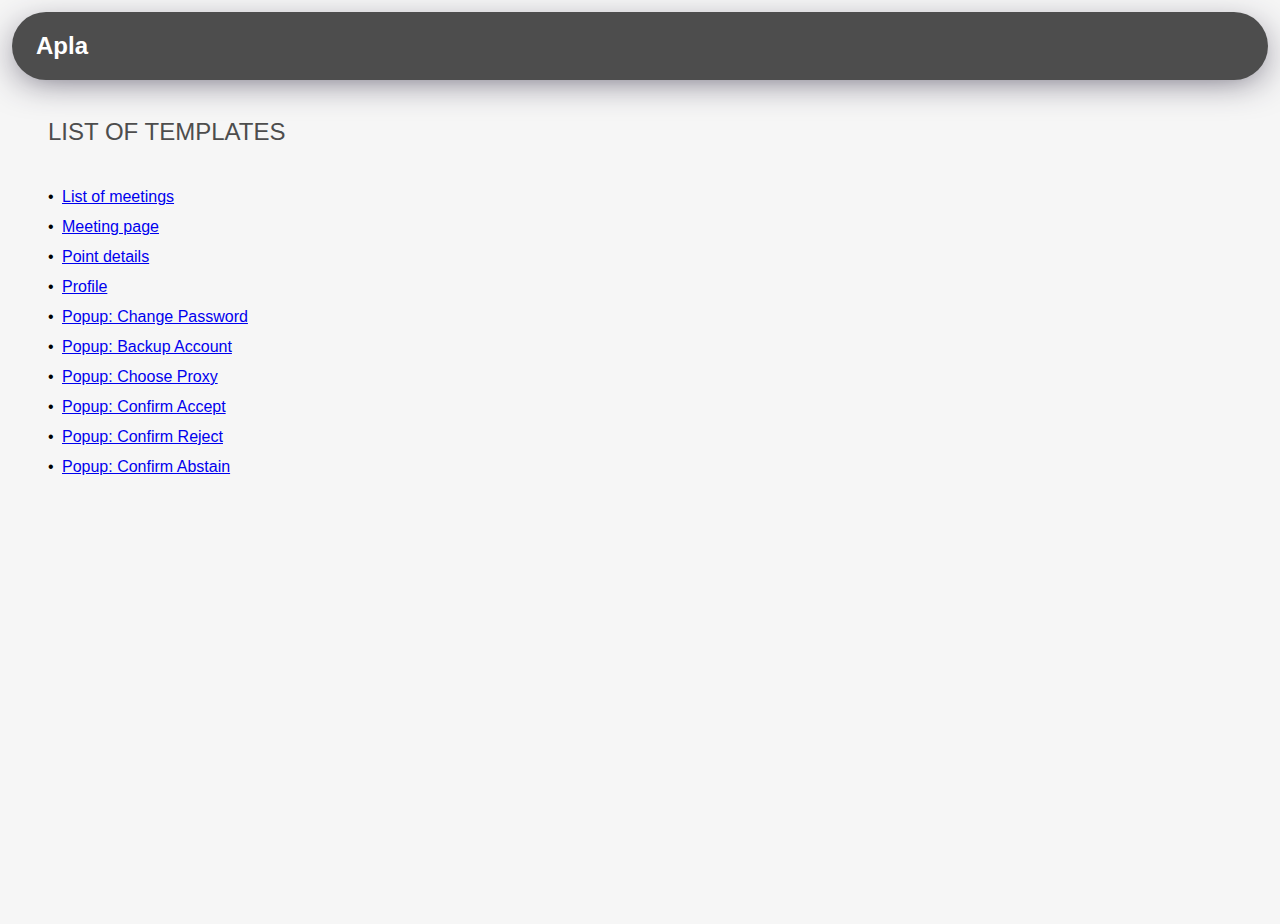
<file: www/index.html>
<!doctype html>
<html>
  <head>
    <meta charset="utf-8">
    <title>Apla Templates</title>
    <meta name="viewport" content="viewport-fit=cover, width=device-width, initial-scale=1.0, minimum-scale=1.0, maximum-scale=1.0, user-scalable=no">
    <meta name="format-detection" content="telephone=no">
    <meta name="msapplication-tap-highlight" content="no">
    <meta name="apple-mobile-web-app-capable" content="yes">
    <meta name="apple-mobile-web-app-status-bar-style" content="black">

    <link type="text/css" rel="stylesheet" href="apla.css">
  </head>
  <body>
    <div class="top-bar">
      <div class="top-bar--logo">Apla</div>
    </div>

    <div class="content">
      <div class="page-heading">List of templates</div>
      <div class="section">
        <p class="list-item"><a href="meetings-list.html">List of meetings</a></p>
        <p class="list-item"><a href="meeting.html">Meeting page</a></p>
        <p class="list-item"><a href="meeting-agenda.html">Point details</a></p>
        <p class="list-item"><a href="profile.html">Profile</a></p>
        <p class="list-item"><a href="popup-change-password.html">Popup: Change Password</a></p>
        <p class="list-item"><a href="./popup-backup.html">Popup: Backup Account</a></p>
        <p class="list-item"><a href="popup-proxy.html">Popup: Choose Proxy</a></p>
        <p class="list-item"><a href="popup-confirm-accept.html">Popup: Confirm Accept</a></p>
        <p class="list-item"><a href="popup-confirm-reject.html">Popup: Confirm Reject</a></p>
        <p class="list-item"><a href="popup-confirm-abstain.html">Popup: Confirm Abstain</a></p>
      </div>
    </div>

  </body>
</html>
</file>
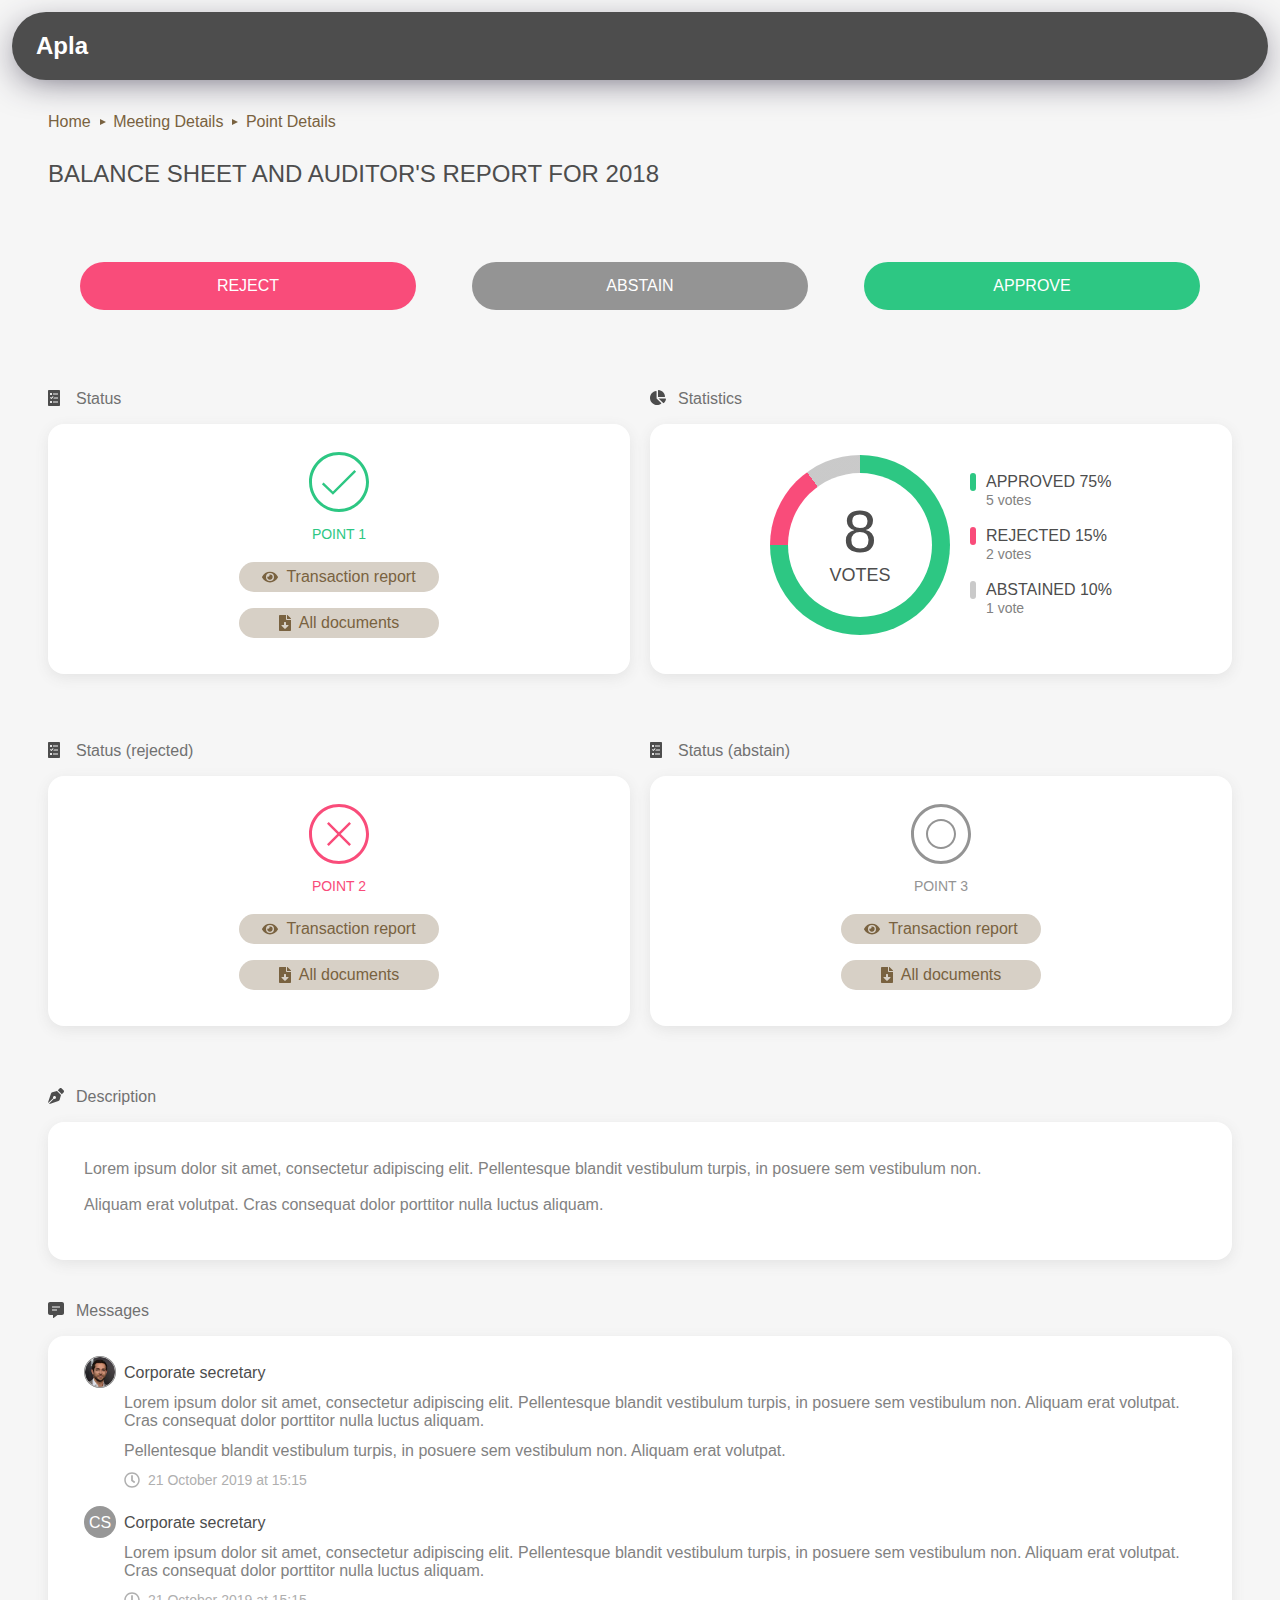
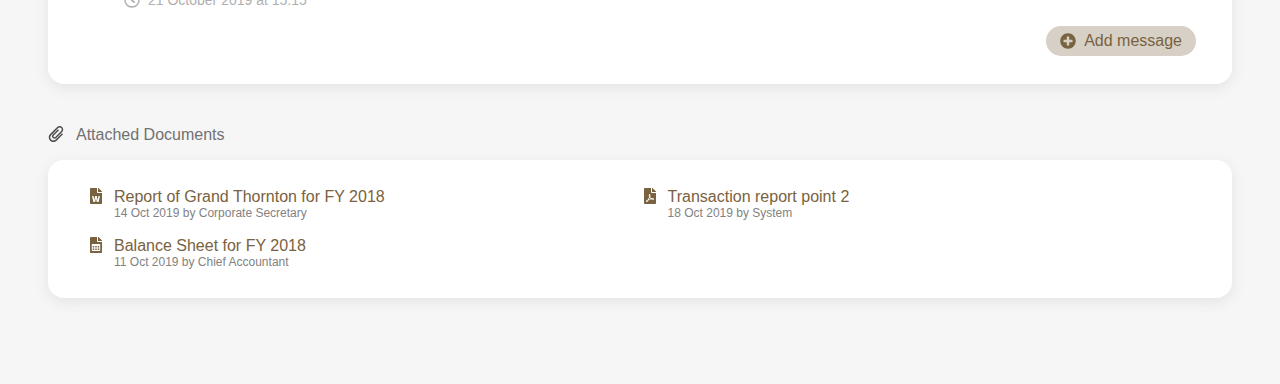
<file: www/meeting-agenda.html>
<!doctype html>
<html>
  <head>
    <meta charset="utf-8">
    <title>Apla Templates</title>
    <meta name="viewport" content="viewport-fit=cover, width=device-width, initial-scale=1.0, minimum-scale=1.0, maximum-scale=1.0, user-scalable=no">
    <meta name="format-detection" content="telephone=no">
    <meta name="msapplication-tap-highlight" content="no">
    <meta name="apple-mobile-web-app-capable" content="yes">
    <meta name="apple-mobile-web-app-status-bar-style" content="black">

    <link type="text/css" rel="stylesheet" href="apla.css">
  </head>
  <body>
    <div class="top-bar">
      <div class="top-bar--logo">Apla</div>
    </div>

    <div class="content">
      <div class="breadcrumb">
        <span class="breadcrumb--item">Home</span>
        <span class="breadcrumb--item">Meeting Details</span>
        <span class="breadcrumb--item">Point Details</span>
      </div>

      <div class="page-heading">Balance sheet and auditor's report for 2018</div>

      <!-- voting buttons are shown only when the user can vote -->
      <div class="section">
        <div class="vote-buttons">
          <button class="button vote-button vote-button--reject">Reject</button>
          <span class="vote-button--space"></span>
          <button class="button vote-button vote-button--abstain">Abstain</button>
          <span class="vote-button--space"></span>
          <button class="button vote-button vote-button--approve">Approve</button>
        </div>
      </div>

      <!-- these sections are shown only if voting by the user is already done -->
      <div class="two-sections">
        <div class="section">
          <div class="section--heading icon-paragraph">
            <div class="icon-paragraph--icon icon-status"></div>
            Status
          </div>
          <div class="card">
            <div class="card--content card--content-padding">

              <div class="point-status">

                <div class="card-item--status-cell card-item--approved">
                  <div class="card-item--result-circle card-item--icon-success"></div>
                  <div class="card-item--point">
                    Point
                    <span class="card-item--point-no">1</span>
                  </div>
                </div>

                <button class="small-button">
                  <div class="button-icon icon-view"></div>
                  Transaction report
                </button>

                <button class="small-button">
                  <div class="button-icon icon-download"></div>
                  All documents
                </button>

              </div>
              
            </div>
          </div>
        </div>
        <div class="section">
          <div class="section--heading icon-paragraph">
            <div class="icon-paragraph--icon icon-chart"></div>
            Statistics
          </div>
          <div class="card">
            <div class="card--content card--content-padding">

              <div class="statistics--container">
                <div class="chart" style="--approved: 75; --rejected: 15;">
                  <div class="chart--data">
                    <div class="chart--no">8</div>
                    <div class="chart--title">votes</div>
                  </div>
                </div>
                <div class="statistics">
                  <div class="statistics--title statistics--approved">Approved 75%</div>
                  <div class="statistics--votes">5 votes</div>
                  <div class="statistics--title statistics--rejected">Rejected 15%</div>
                  <div class="statistics--votes">2 votes</div>
                  <div class="statistics--title">Abstained 10%</div>
                  <div class="statistics--votes">1 vote</div>
                </div>
              </div>

            </div>
          </div>
        </div>
      </div>

      
      <!-- sample sections with variants for rejected and abstain results -->
      <div class="two-sections">
        <div class="section">
          <div class="section--heading icon-paragraph">
            <div class="icon-paragraph--icon icon-status"></div>
            Status (rejected)
          </div>
          <div class="card">
            <div class="card--content card--content-padding">

              <div class="point-status">

                <div class="card-item--status-cell card-item--rejected">
                  <div class="card-item--result-circle card-item--icon-reject"></div>
                  <div class="card-item--point">
                    Point
                    <span class="card-item--point-no">2</span>
                  </div>
                </div>

                <button class="small-button">
                  <div class="button-icon icon-view"></div>
                  Transaction report
                </button>

                <button class="small-button">
                  <div class="button-icon icon-download"></div>
                  All documents
                </button>

              </div>
              
            </div>
          </div>
        </div>

        <div class="section">
          <div class="section--heading icon-paragraph">
            <div class="icon-paragraph--icon icon-status"></div>
            Status (abstain)
          </div>
          <div class="card">
            <div class="card--content card--content-padding">

              <div class="point-status">

                <div class="card-item--status-cell card-item--abstain">
                  <div class="card-item--result-circle card-item--icon-abstain"></div>
                  <div class="card-item--point">
                    Point
                    <span class="card-item--point-no">3</span>
                  </div>
                </div>

                <button class="small-button">
                  <div class="button-icon icon-view"></div>
                  Transaction report
                </button>

                <button class="small-button">
                  <div class="button-icon icon-download"></div>
                  All documents
                </button>

              </div>
              
            </div>
          </div>
        </div>

      </div>

      <div class="section">
        <div class="section--heading icon-paragraph">
          <div class="icon-paragraph--icon icon-description"></div>
          Description
        </div>

        <div class="card">
          <div class="card--content card--content-padding">
            <p class="description-paragraph">Lorem ipsum dolor sit amet, consectetur adipiscing elit. Pellentesque blandit vestibulum turpis, in posuere sem vestibulum non.</p>
            <p class="description-paragraph">Aliquam erat volutpat. Cras consequat dolor porttitor nulla luctus aliquam.</p>
          </div>
        </div>
      </div>
    
      <div class="section">
        <a name="agenda"></a>
        <div class="section--heading icon-paragraph">
          <div class="icon-paragraph--icon icon-messages"></div>
          Messages
        </div>

        <div class="card">
          <div class="card--content card--content-padding">

            <div class="message">
              <div class="message--avatar">
                <img src="./assets/avatar.png">
              </div>
              <div class="message--author">Corporate secretary</div>
              <div class="message--body">
                <p>Lorem ipsum dolor sit amet, consectetur adipiscing elit. Pellentesque blandit vestibulum turpis, in posuere sem vestibulum non. Aliquam erat volutpat. Cras consequat dolor porttitor nulla luctus aliquam.</p>
                <p>Pellentesque blandit vestibulum turpis, in posuere sem vestibulum non. Aliquam erat volutpat.</p>
              </div>
              <div class="message--datetime">21 October 2019 at 15:15</div>
            </div>

            <div class="message">
              <!-- if there is no avatar image, using initials (max 2, uppercased in the css) -->
              <div class="message--avatar">Cs</div>
              <div class="message--author">Corporate secretary</div>
              <div class="message--body">
                Lorem ipsum dolor sit amet, consectetur adipiscing elit. Pellentesque blandit vestibulum turpis, in posuere sem vestibulum non. Aliquam erat volutpat. Cras consequat dolor porttitor nulla luctus aliquam.
              </div>
              <div class="message--datetime">21 October 2019 at 15:15</div>
            </div>
  
            <div class="controls controls--right">
              <button class="small-button">
                <div class="button-icon icon-plus"></div>
                Add message
              </button>
            </div>
          </div>
        </div>

      </div>

      
      <div class="section">
        <a name="documents"></a>
        <div class="section--heading icon-paragraph">
          <div class="icon-paragraph--icon icon-documents"></div>
          Attached Documents
        </div>

        <div class="card">
          <div class="card--content">

            <div class="document">
              <div class="document--icon icon-document-word"></div>
              <a href="#" class="document--name">Report of Grand Thornton for FY 2018</a>
              <div class="document--meta">14 Oct 2019 by Corporate Secretary</div>
            </div>

            <div class="document">
              <div class="document--icon icon-document-pdf"></div>
              <a href="#" class="document--name">Transaction report point 2</a>
              <div class="document--meta">18 Oct 2019 by System</div>
            </div>

            <div class="document">
              <div class="document--icon icon-document-excel"></div>
              <a href="#" class="document--name">Balance Sheet for FY 2018</a>
              <div class="document--meta">11 Oct 2019 by Chief Accountant</div>
            </div>
  
          </div>
        </div>
      </div>
  
    </div>

  </body>
</html>
</file>
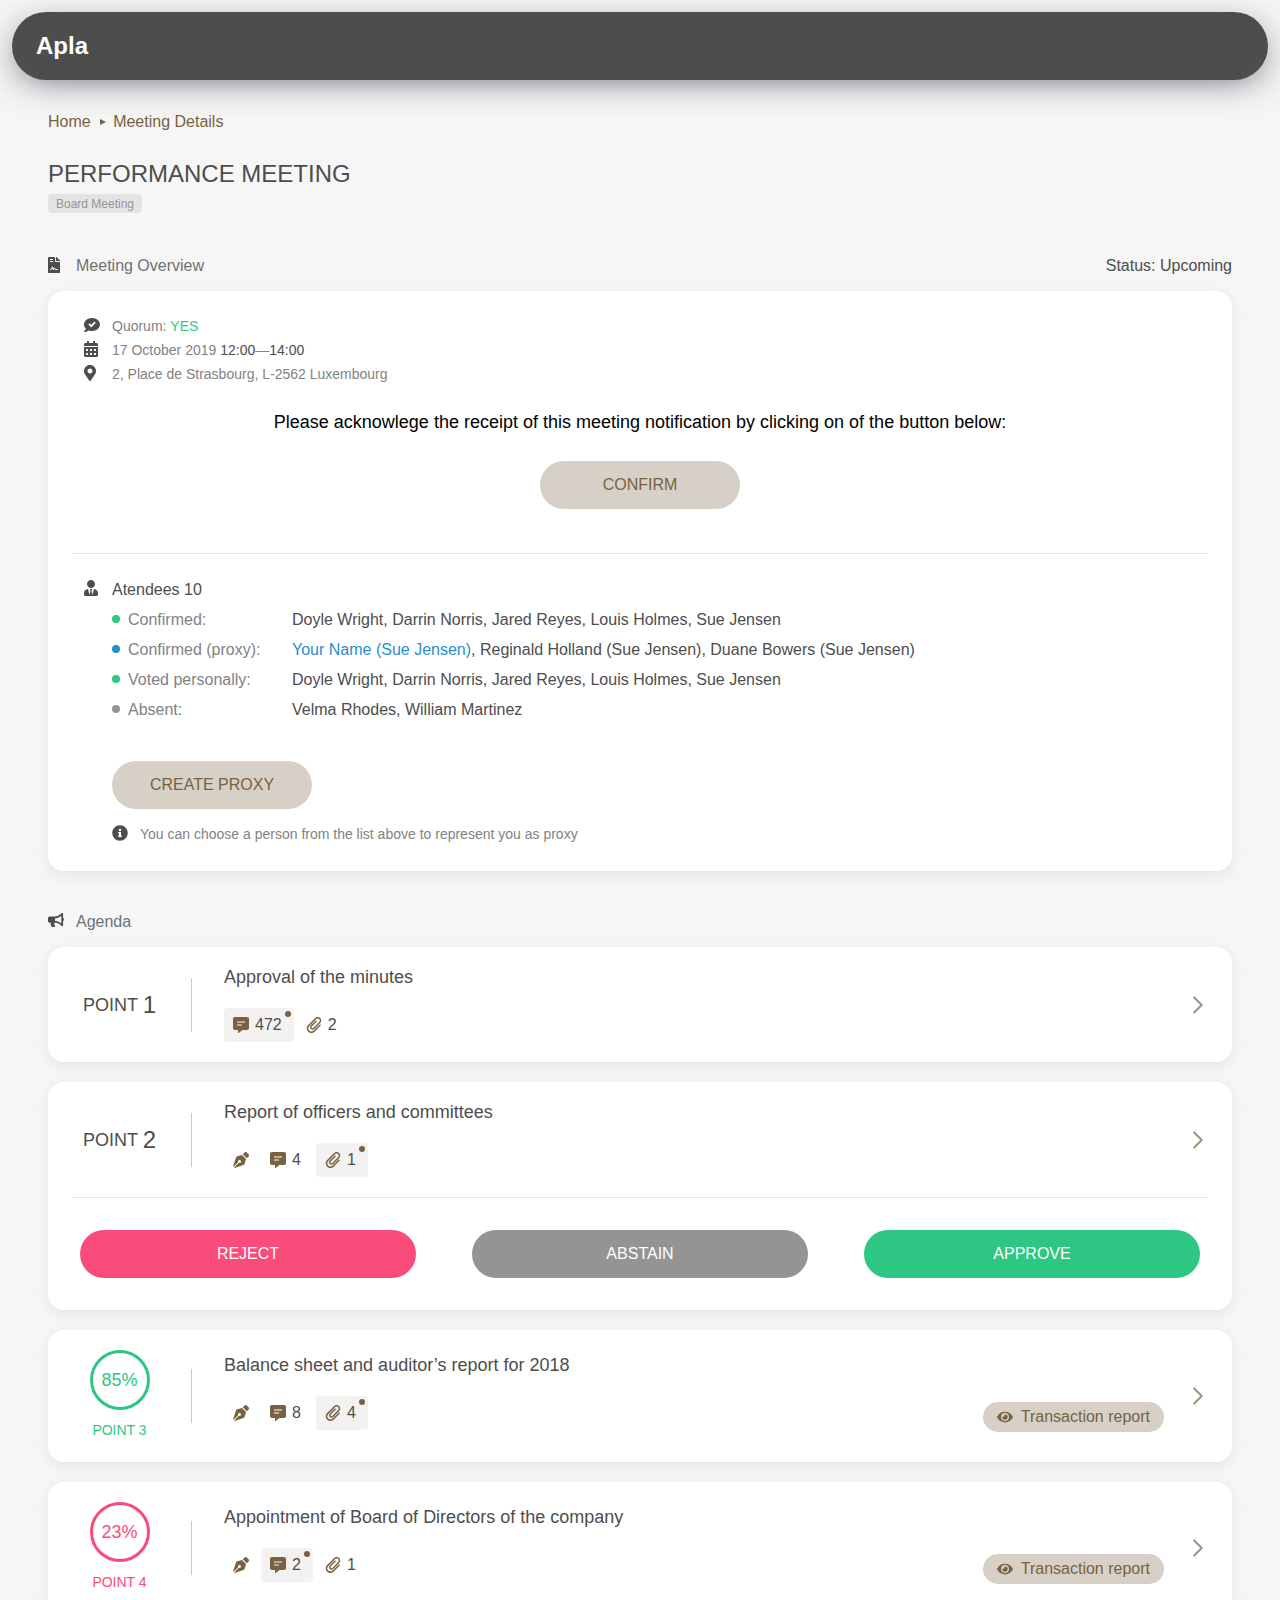
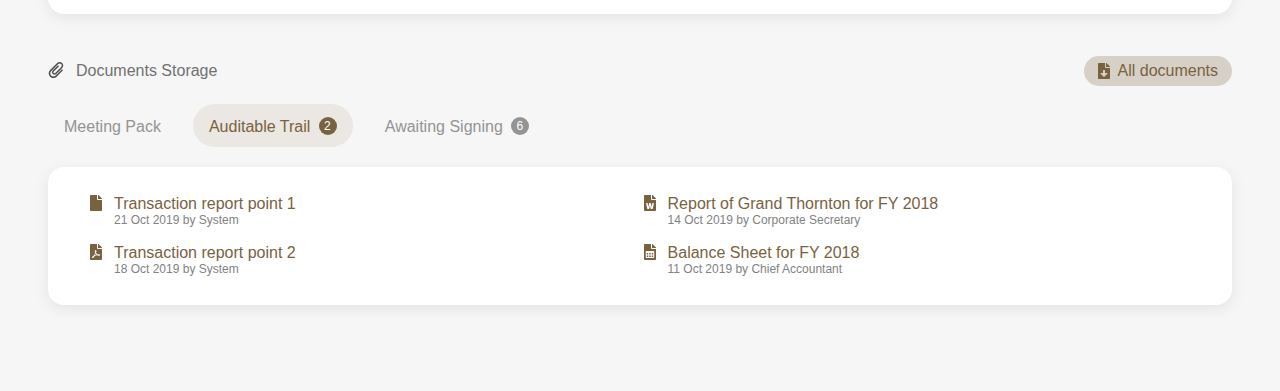
<file: www/meeting.html>
<!doctype html>
<html>
  <head>
    <meta charset="utf-8">
    <title>Apla Templates</title>
    <meta name="viewport" content="viewport-fit=cover, width=device-width, initial-scale=1.0, minimum-scale=1.0, maximum-scale=1.0, user-scalable=no">
    <meta name="format-detection" content="telephone=no">
    <meta name="msapplication-tap-highlight" content="no">
    <meta name="apple-mobile-web-app-capable" content="yes">
    <meta name="apple-mobile-web-app-status-bar-style" content="black">

    <link type="text/css" rel="stylesheet" href="apla.css">
  </head>
  <body>
    <div class="top-bar">
      <div class="top-bar--logo">Apla</div>
    </div>

    <div class="content">
      <div class="breadcrumb">
        <span class="breadcrumb--item">Home</span>
        <span class="breadcrumb--item">Meeting Details</span>
      </div>

      <div class="page-heading">Performance Meeting</div>
      <div class="tags">
        <span class="tag">Board Meeting</span>
      </div>


      <div class="section">
        <div class="section--heading icon-paragraph">
          <div class="icon-paragraph--icon icon-contract"></div>
          Meeting Overview
          <div class="meeting-status">Status: Upcoming</div>
        </div>

        <div class="card">
          <div class="card--content card--content-padding">

              <div class="icon-paragraph">
                <div class="icon-paragraph--icon icon-quorum-yes"></div>
                Quorum: <span class="icon-paragraph--strong icon-paragraph--success">YES</span>
              </div>
              <div class="icon-paragraph">
                <div class="icon-paragraph--icon icon-calendar"></div>
                17 October 2019 <span class="icon-paragraph--strong">12:00</span>&mdash;<span class="icon-paragraph--strong">14:00</span>
              </div>
              <div class="icon-paragraph">
                <div class="icon-paragraph--icon icon-location"></div>
                2, Place de Strasbourg, L-2562 Luxembourg
              </div>

              <div class="confirmation-message">
                <div class="confirmation-message--question">
                  Please acknowlege the receipt of this meeting notification
                  by clicking on of the button below:
                </div>
                <button class="button">Confirm</button>
              </div>

          </div>

          <!-- if there is at least one person who confirmed notification, showing delimiter and next block -->
          <div class="card-items-delimiter"></div>
          <div class="card--content card--content-padding">

            <div class="icon-paragraph atendees-title">
              <div class="icon-paragraph--icon icon-atendee"></div>
              Atendees
              <span class="counter">10</span>
            </div>

            <div class="atendees-list">
              <div class="atendees-list--title atendees-list--title-present">Confirmed:</div>
              <div class="atendees-list--people">
                Doyle Wright,
                Darrin Norris,
                Jared Reyes,
                Louis Holmes,
                Sue Jensen
              </div>
              <div class="atendees-list--title atendees-list--title-proxy">Confirmed (proxy):</div>
              <div class="atendees-list--people">
                <!-- current user is highlited -->
                <span class="atendees-list--user">Your Name (Sue Jensen)</span>,
                Reginald Holland (Sue Jensen),
                Duane Bowers (Sue Jensen)
              </div>
              <div class="atendees-list--title atendees-list--title-present">Voted personally:</div>
              <div class="atendees-list--people">
                Doyle Wright,
                Darrin Norris,
                Jared Reyes,
                Louis Holmes,
                Sue Jensen
              </div>
              <div class="atendees-list--title atendees-list--title-absent">Absent:</div>
              <div class="atendees-list--people">
                Velma Rhodes,
                William Martinez
              </div>

              <div class="proxy-form">
                <button class="button">Create Proxy</button>
                <div class="icon-paragraph">
                  <div class="icon-paragraph--icon icon-info"></div>
                  You can choose a person from the list above to represent you as proxy
                </div>
              </div>
            </div>

          </div>

        </div>
      </div>
    
      <div class="section">
        <a name="agenda"></a>
        <div class="section--heading icon-paragraph">
          <div class="icon-paragraph--icon icon-agenda"></div>
          Agenda
        </div>

        <!-- each point in separate cards -->
        <div class="card">
          <div class="card-item card-item--with-link">
            <!-- link to the internal agenda page (with comments and results) -->
            <a class="card-item--link" href="./meeting-agenda.html"></a>
            <div class="card-item--status-cell">
              <div class="card-item--point">
                Point
                <span class="card-item--point-no">1</span>
              </div>
            </div>
            <div class="card-item--status-cell-delimiter"></div>
            <div class="card-item--content-cell">
              <!-- point title, description is shown on the internal page -->
              <div class="cart-item--title">Approval of the minutes</div>

              <div class="card-item--contents-bar">
                <div class="card-item--contents-icons">
                  <!-- `card-item--contents-changed` class - only if we know there are changes -->
                  <div class="card-item--contents card-item--contents-changed">
                    <div class="card-item--contents-icon icon-messages"></div>
                    <div class="card-item--contents-number">472</div>
                  </div>
                  <div class="card-item--contents">
                    <div class="card-item--contents-icon icon-documents"></div>
                    <div class="card-item--contents-number">2</div>
                  </div>
                </div>
              </div>
            </div>
          </div>
        </div>

        <div class="card">
          <div class="card-item card-item--with-link">
            <a class="card-item--link" href="./meeting-agenda.html"></a>
            <div class="card-item--status-cell">
              <div class="card-item--point">
                Point
                <span class="card-item--point-no">2</span>
              </div>
            </div>
            <div class="card-item--status-cell-delimiter"></div>
            <div class="card-item--content-cell">
              <div class="cart-item--title">Report of officers and committees</div>

              <div class="card-item--contents-bar">
                <div class="card-item--contents-icons">
                  <div class="card-item--contents">
                    <div class="card-item--contents-icon icon-description"></div>
                  </div>
                  <div class="card-item--contents">
                    <div class="card-item--contents-icon icon-messages"></div>
                    <div class="card-item--contents-number">4</div>
                  </div>
                  <div class="card-item--contents card-item--contents-changed">
                    <div class="card-item--contents-icon icon-documents"></div>
                    <div class="card-item--contents-number">1</div>
                  </div>
                </div>
              </div>
            </div>
          </div>
          <!-- delimiter and then buttons showed only when the voting is active -->
          <div class="card-items-delimiter"></div>
          <div class="vote-buttons">
            <button class="button vote-button vote-button--reject">Reject</button>
            <span class="vote-button--space"></span>
            <button class="button vote-button vote-button--abstain">Abstain</button>
            <span class="vote-button--space"></span>
            <button class="button vote-button vote-button--approve">Approve</button>
          </div>
        </div>

        <div class="card">
          <div class="card-item card-item--with-link">
            <a class="card-item--link" href="./meeting-agenda.html"></a>
            <!-- add class for the result here -->
            <div class="card-item--status-cell card-item--approved">
              <div class="card-item--result">85%</div>
              <div class="card-item--point">
                Point
                <span class="card-item--point-no">3</span>
              </div>
            </div>
            <div class="card-item--status-cell-delimiter"></div>
            <div class="card-item--content-cell">
              <div class="cart-item--title">Balance sheet and auditor’s report for 2018</div>

              <div class="card-item--contents-bar">
                <div class="card-item--contents-icons">
                  <div class="card-item--contents">
                    <div class="card-item--contents-icon icon-description"></div>
                  </div>
                  <div class="card-item--contents">
                    <div class="card-item--contents-icon icon-messages"></div>
                    <div class="card-item--contents-number">8</div>
                  </div>
                  <div class="card-item--contents card-item--contents-changed">
                    <div class="card-item--contents-icon icon-documents"></div>
                    <div class="card-item--contents-number">4</div>
                  </div>
                </div>

                <!-- if you don't need the form element, then 'card-item--action' class should be at the button -->
                <form class="card-item--action" action="./meetings-list.html">
                  <button class="small-button">
                    <div class="button-icon icon-view"></div>
                    Transaction report
                  </button>
                </form>
              </div>
            </div>
          </div>
        </div>

        <div class="card">
          <div class="card-item card-item--with-link">
            <a class="card-item--link" href="./meeting-agenda.html"></a>
            <!-- add class for the result here -->
            <div class="card-item--status-cell card-item--rejected">
              <div class="card-item--result">23%</div>
              <div class="card-item--point">
                Point
                <span class="card-item--point-no">4</span>
              </div>
            </div>
            <div class="card-item--status-cell-delimiter"></div>
            <div class="card-item--content-cell">
              <div class="cart-item--title">Appointment of Board of Directors of the company</div>

              <div class="card-item--contents-bar">
                <div class="card-item--contents-icons">
                  <div class="card-item--contents">
                    <div class="card-item--contents-icon icon-description"></div>
                  </div>
                  <div class="card-item--contents card-item--contents-changed">
                    <div class="card-item--contents-icon icon-messages"></div>
                    <div class="card-item--contents-number">2</div>
                  </div>
                  <div class="card-item--contents">
                    <div class="card-item--contents-icon icon-documents"></div>
                    <div class="card-item--contents-number">1</div>
                  </div>
                </div>

                <form class="card-item--action" action="./meetings-list.html">
                  <button class="small-button">
                    <div class="button-icon icon-view"></div>
                    Transaction report
                  </button>
                </form>
              </div>
            </div>
          </div>
        </div>
      </div>

      
      <div class="section">
        <a name="documents"></a>
        <div class="layout-split">
          <div class="section--heading icon-paragraph">
            <div class="icon-paragraph--icon icon-documents"></div>
            Documents Storage
          </div>
          <button class="small-button">
            <div class="button-icon icon-download"></div>
            All documents
          </button>
        </div>

        <div class="filters">
          <a class="filters--item" href="./meeting.html#documents">Meeting Pack</a>
          <div class="filters--item filters--item-selected">
            Auditable Trail
            <span class="filters--counter">2</span>
          </div>
          <a class="filters--item" href="./meeting.html#documents">
            Awaiting Signing
            <span class="filters--counter">6</span>
          </a>
        </div>
    
        <div class="card">
          <div class="card--content">

            <div class="document">
              <!-- icon-document - generic document icon. use if can't determine doc type
                otherwise we have following icon types:
                   icon-document-audio - any kind of audio/music files
                   icon-document-excel - spreadsheets
                   icon-document-image - images
                   icon-document-pdf   - PDF files
                   icon-document-video - video files
                   icon-document-word  - any word processor documents
              -->
              <div class="document--icon icon-document"></div>
              <a href="#" class="document--name">Transaction report point 1</a>
              <div class="document--meta">21 Oct 2019 by System</div>
            </div>

            <div class="document">
              <div class="document--icon icon-document-word"></div>
              <a href="#" class="document--name">Report of Grand Thornton for FY 2018</a>
              <div class="document--meta">14 Oct 2019 by Corporate Secretary</div>
            </div>

            <div class="document">
              <div class="document--icon icon-document-pdf"></div>
              <a href="#" class="document--name">Transaction report point 2</a>
              <div class="document--meta">18 Oct 2019 by System</div>
            </div>

            <div class="document">
              <div class="document--icon icon-document-excel"></div>
              <a href="#" class="document--name">Balance Sheet for FY 2018</a>
              <div class="document--meta">11 Oct 2019 by Chief Accountant</div>
            </div>
  
          </div>
        </div>
      </div>
  
    </div>

  </body>
</html>
</file>
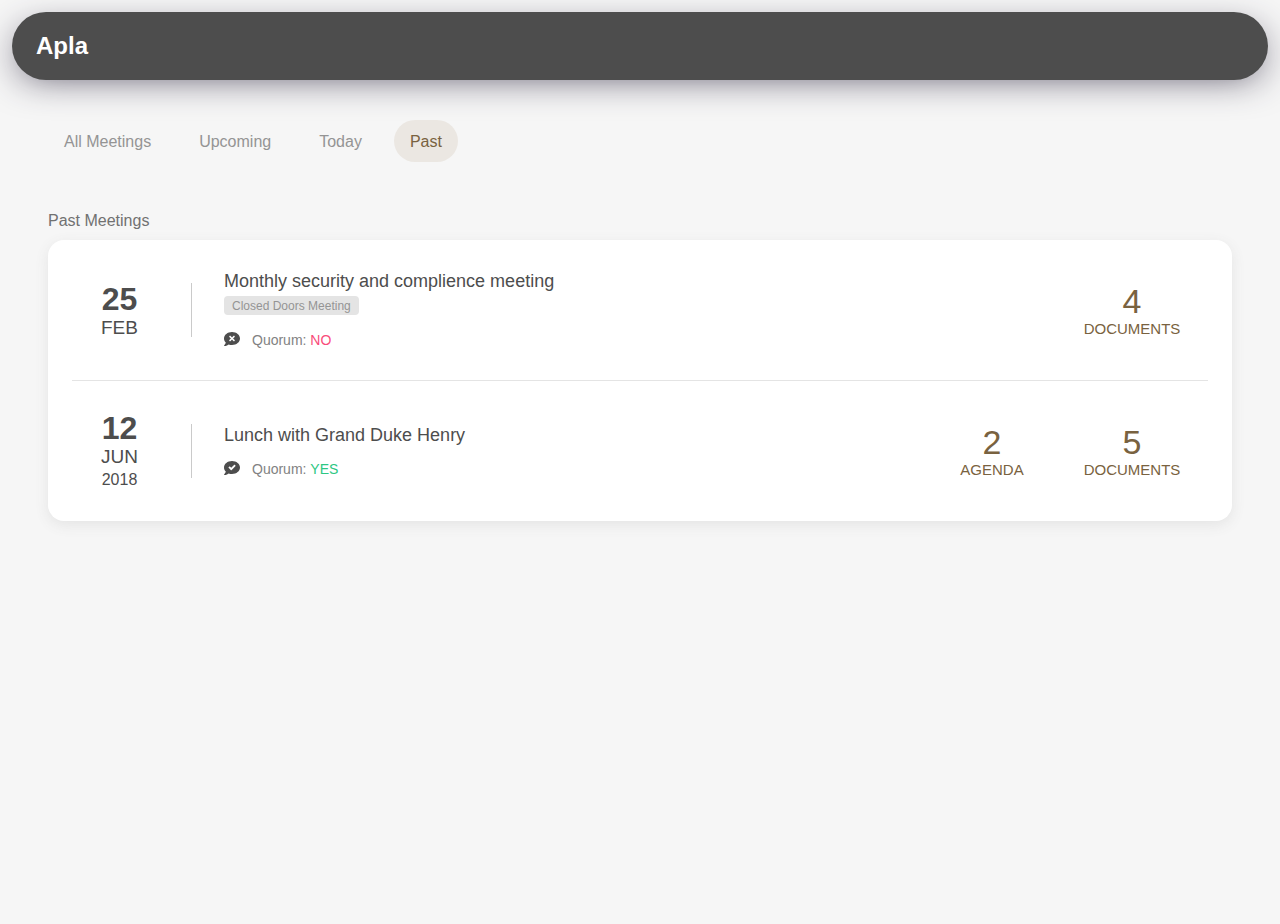
<file: www/meetings-list-past.html>
<!doctype html>
<html>
  <head>
    <meta charset="utf-8">
    <title>Apla Templates</title>
    <meta name="viewport" content="viewport-fit=cover, width=device-width, initial-scale=1.0, minimum-scale=1.0, maximum-scale=1.0, user-scalable=no">
    <meta name="format-detection" content="telephone=no">
    <meta name="msapplication-tap-highlight" content="no">
    <meta name="apple-mobile-web-app-capable" content="yes">
    <meta name="apple-mobile-web-app-status-bar-style" content="black">

    <link type="text/css" rel="stylesheet" href="apla.css">
  </head>
  <body>
    <div class="top-bar">
      <div class="top-bar--logo">Apla</div>
    </div>

    <div class="content">
      <div class="filters">
        <a class="filters--item" href="meetings-list.html">All Meetings</a>
        <a class="filters--item" href="meetings-list-upcoming.html">Upcoming</a>
        <a class="filters--item" href="meetings-list-today.html">Today</a>
        <div class="filters--item filters--item-selected">Past</div>
      </div>

      <div class="section">
        <div class="section--heading">Past Meetings</div>

        <div class="card">
          <div class="card-item">
            <a class="card-item--link" href="./meeting.html"></a>

            <div class="card-item--status-cell">
              <div class="card-item--date">25</div>
              <div class="card-item--month">feb</div>
            </div>
            <div class="card-item--status-cell-delimiter"></div>
            <div class="card-item--content-cell">
              <div class="cart-item--title">Monthly security and complience meeting</div>
              <div class="tags">
                <span class="tag">Closed Doors Meeting</span>
              </div>
  
              <div class="card-item--details">
                <div class="icon-paragraph">
                  <div class="icon-paragraph--icon icon-quorum-no"></div>
                  Quorum:
                  <span class="icon-paragraph--strong icon-paragraph--fail">NO</span>
                </div>
              </div>

            </div>
            <div class="card-item--items">
              <div class="card-item--items-cell"></div>
              <div class="card-item--items-cell">
                <a href="./meeting.html#documents" class="card-item--contents card-item--action">
                  <div class="card-item--contents-icon icon-documents"></div>
                  <div class="card-item--contents-number">4</div>
                  <div class="card-item--contents-type">Documents</div>
                </a>
              </div>
            </div>

          </div>

          <!-- delimiter should be used only between two items in the same card -->
          <div class="card-items-delimiter"></div>

          <div class="card-item">
            <a class="card-item--link" href="./meeting.html"></a>

            <div class="card-item--status-cell">
              <div class="card-item--date">12</div>
              <div class="card-item--month">jun</div>
              <!-- in case the year of the meeting differs from the current year, it should be displayed -->
              <div class="card-item--year">2018</div>
            </div>
            <div class="card-item--status-cell-delimiter"></div>

            <div class="card-item--content-cell">
              <div class="cart-item--title">Lunch with Grand Duke Henry</div>

              <div class="card-item--details">
                <div class="icon-paragraph">
                  <div class="icon-paragraph--icon icon-quorum-yes"></div>
                  Quorum:
                  <span class="icon-paragraph--strong icon-paragraph--success">YES</span>
                </div>
              </div>
            </div>

            <div class="card-item--items">
              <div class="card-item--items-cell">
                <a href="./meeting.html#agenda" class="card-item--contents card-item--action">
                  <div class="card-item--contents-icon icon-agenda"></div>
                  <div class="card-item--contents-number">2</div>
                  <div class="card-item--contents-type">Agenda</div>
                </a>    
              </div>
              <div class="card-item--items-cell">
                <a href="./meeting.html#documents" class="card-item--contents card-item--action">
                  <div class="card-item--contents-icon icon-documents"></div>
                  <div class="card-item--contents-number">5</div>
                  <div class="card-item--contents-type">Documents</div>
                </a>
              </div>
            </div>
          </div>

        </div>
      </div>

    </div>

  </body>
</html>
</file>
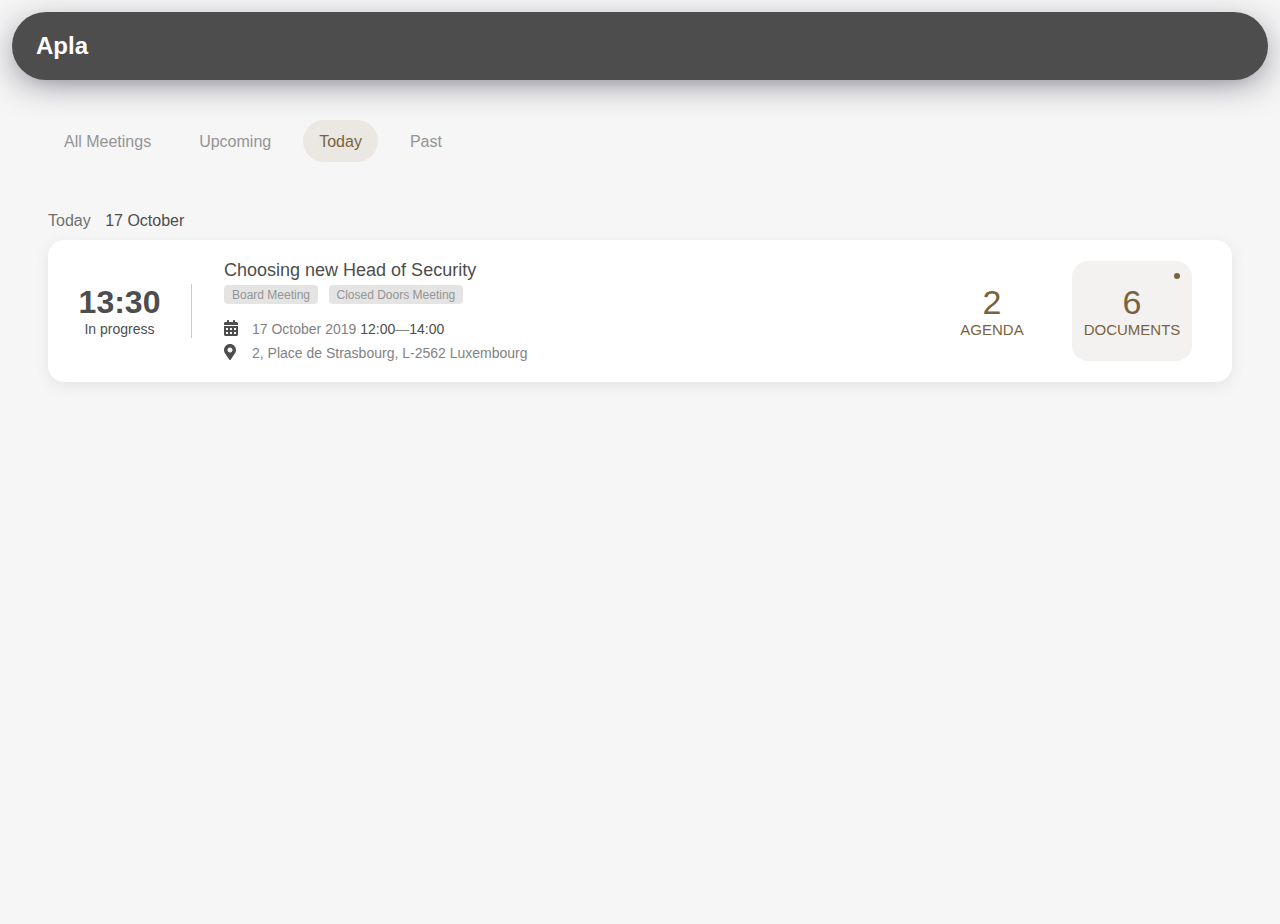
<file: www/meetings-list-today.html>
<!doctype html>
<html>
  <head>
    <meta charset="utf-8">
    <title>Apla Templates</title>
    <meta name="viewport" content="viewport-fit=cover, width=device-width, initial-scale=1.0, minimum-scale=1.0, maximum-scale=1.0, user-scalable=no">
    <meta name="format-detection" content="telephone=no">
    <meta name="msapplication-tap-highlight" content="no">
    <meta name="apple-mobile-web-app-capable" content="yes">
    <meta name="apple-mobile-web-app-status-bar-style" content="black">

    <link type="text/css" rel="stylesheet" href="apla.css">
  </head>
  <body>
    <div class="top-bar">
      <div class="top-bar--logo">Apla</div>
    </div>

    <div class="content">
      <div class="filters">
        <a class="filters--item" href="meetings-list.html">All Meetings</a>
        <a class="filters--item" href="meetings-list-upcoming.html">Upcoming</a>
        <div class="filters--item filters--item-selected">Today</div>
        <a class="filters--item" href="meetings-list-past.html">Past</a>
      </div>

      <div class="section">
        <div class="section--heading">Today <span class="date">17 October</span></div>

        <div class="card">
          <div class="card-item">
            <a class="card-item--link" href="./meeting.html"></a>

            <div class="card-item--status-cell">
              <div class="card-item--time">13:30</div>
              <div class="card-item--state">In progress</div>
            </div>
            <div class="card-item--status-cell-delimiter"></div>
            <div class="card-item--content-cell">
              <div class="cart-item--title">Choosing new Head of Security</div>
              <div class="tags">
                <span class="tag">Board Meeting</span>
                <span class="tag">Closed Doors Meeting</span>
              </div>

              <div class="card-item--details">
                <div class="icon-paragraph">
                  <div class="icon-paragraph--icon icon-calendar"></div>
                  17 October 2019 <span class="icon-paragraph--strong">12:00</span>&mdash;<span class="icon-paragraph--strong">14:00</span>
                </div>
                <div class="icon-paragraph">
                  <div class="icon-paragraph--icon icon-location"></div>
                  2, Place de Strasbourg, L-2562 Luxembourg
                </div>
              </div>
            </div>

            <div class="card-item--items">
              <div class="card-item--items-cell">
                <a href="./meeting.html#agenda" class="card-item--contents card-item--action">
                  <div class="card-item--contents-icon icon-agenda"></div>
                  <div class="card-item--contents-number">2</div>
                  <div class="card-item--contents-type">Agenda</div>
                </a>
              </div>
              <div class="card-item--items-cell">
                <a href="./meeting.html#documents" class="card-item--contents card-item--contents-changed card-item--action">
                  <div class="card-item--contents-icon icon-documents"></div>
                  <div class="card-item--contents-number">6</div>
                  <div class="card-item--contents-type">Documents</div>
                </a>
              </div>
            </div>

          </div>
        </div>

      </div>

    </div>

  </body>
</html>
</file>
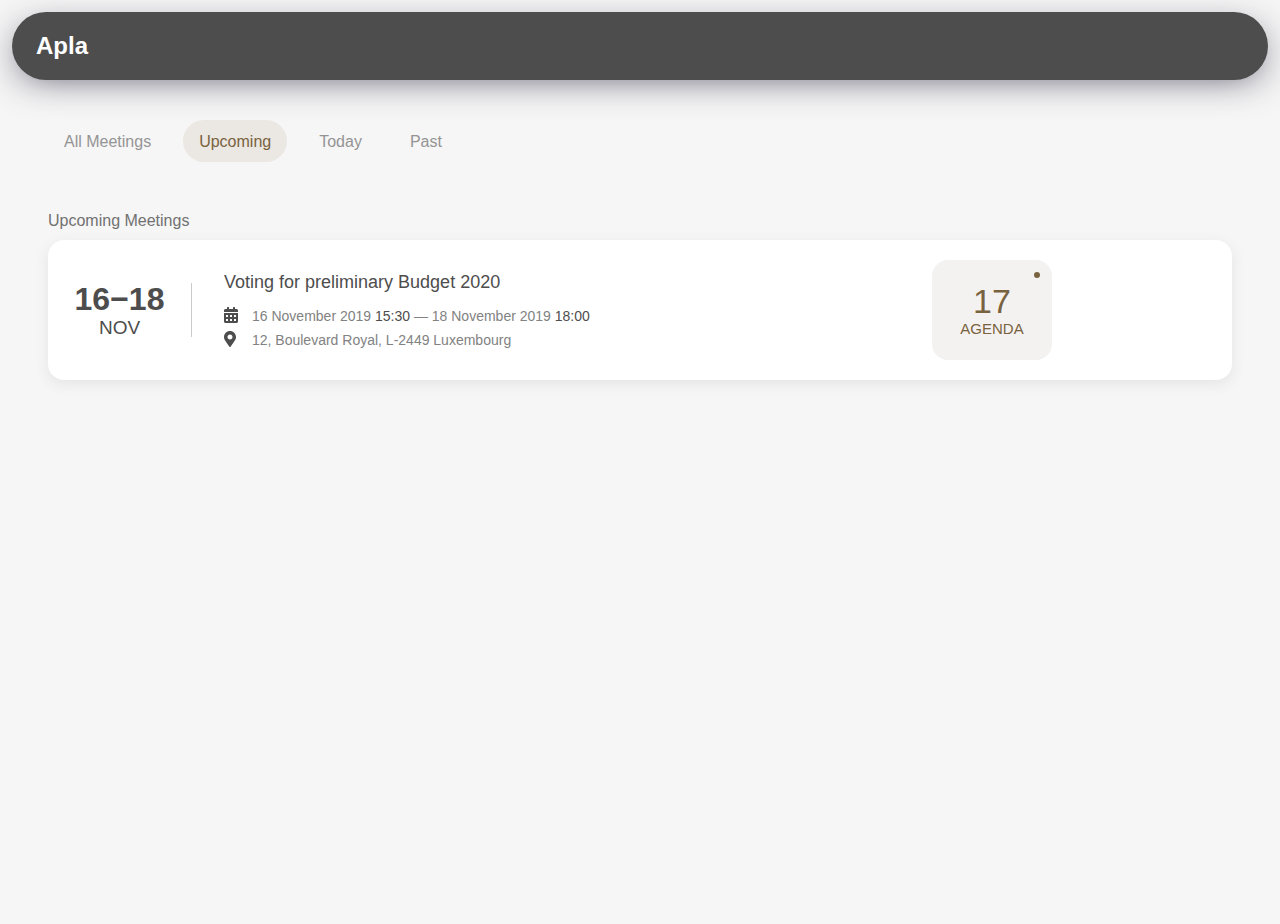
<file: www/meetings-list-upcoming.html>
<!doctype html>
<html>
  <head>
    <meta charset="utf-8">
    <title>Apla Templates</title>
    <meta name="viewport" content="viewport-fit=cover, width=device-width, initial-scale=1.0, minimum-scale=1.0, maximum-scale=1.0, user-scalable=no">
    <meta name="format-detection" content="telephone=no">
    <meta name="msapplication-tap-highlight" content="no">
    <meta name="apple-mobile-web-app-capable" content="yes">
    <meta name="apple-mobile-web-app-status-bar-style" content="black">

    <link type="text/css" rel="stylesheet" href="apla.css">
  </head>
  <body>
    <div class="top-bar">
      <div class="top-bar--logo">Apla</div>
    </div>

    <div class="content">
      <div class="filters">
        <a class="filters--item" href="meetings-list.html">All Meetings</a>
        <div class="filters--item filters--item-selected">Upcoming</div>
        <a class="filters--item" href="meetings-list-today.html">Today</a>
        <a class="filters--item" href="meetings-list-past.html">Past</a>
      </div>

      <div class="section">
        <div class="section--heading">Upcoming Meetings</div>

        <div class="card">
          <div class="card-item">
            <a class="card-item--link" href="./meeting.html"></a>

            <div class="card-item--status-cell">
              <div class="card-item--date">16&minus;18</div>
              <div class="card-item--month">nov</div>
            </div>
            <div class="card-item--status-cell-delimiter"></div>
            <div class="card-item--content-cell">
              <div class="cart-item--title">Voting for preliminary Budget 2020</div>

              <div class="card-item--details">
                <div class="icon-paragraph">
                  <div class="icon-paragraph--icon icon-calendar"></div>
                  16 November 2019 <span class="icon-paragraph--strong">15:30</span>
                  &mdash; 18 November 2019 <span class="icon-paragraph--strong">18:00</span>
                </div>
                <div class="icon-paragraph">
                  <div class="icon-paragraph--icon icon-location"></div>
                  12, Boulevard Royal, L-2449 Luxembourg
                </div>
              </div>

            </div>

            <div class="card-item--items">
              <div class="card-item--items-cell">
                <a href="./meeting.html#agenda" class="card-item--contents card-item--contents-changed card-item--action">
                  <div class="card-item--contents-icon icon-agenda"></div>
                  <div class="card-item--contents-number">17</div>
                  <div class="card-item--contents-type">Agenda</div>
                </a>
              </div>
              <!-- if there are no changes in the type, leave empty container-->
              <div class="card-item--items-cell"></div>
            </div>

          </div>
        </div>
      </div>

    </div>

  </body>
</html>
</file>
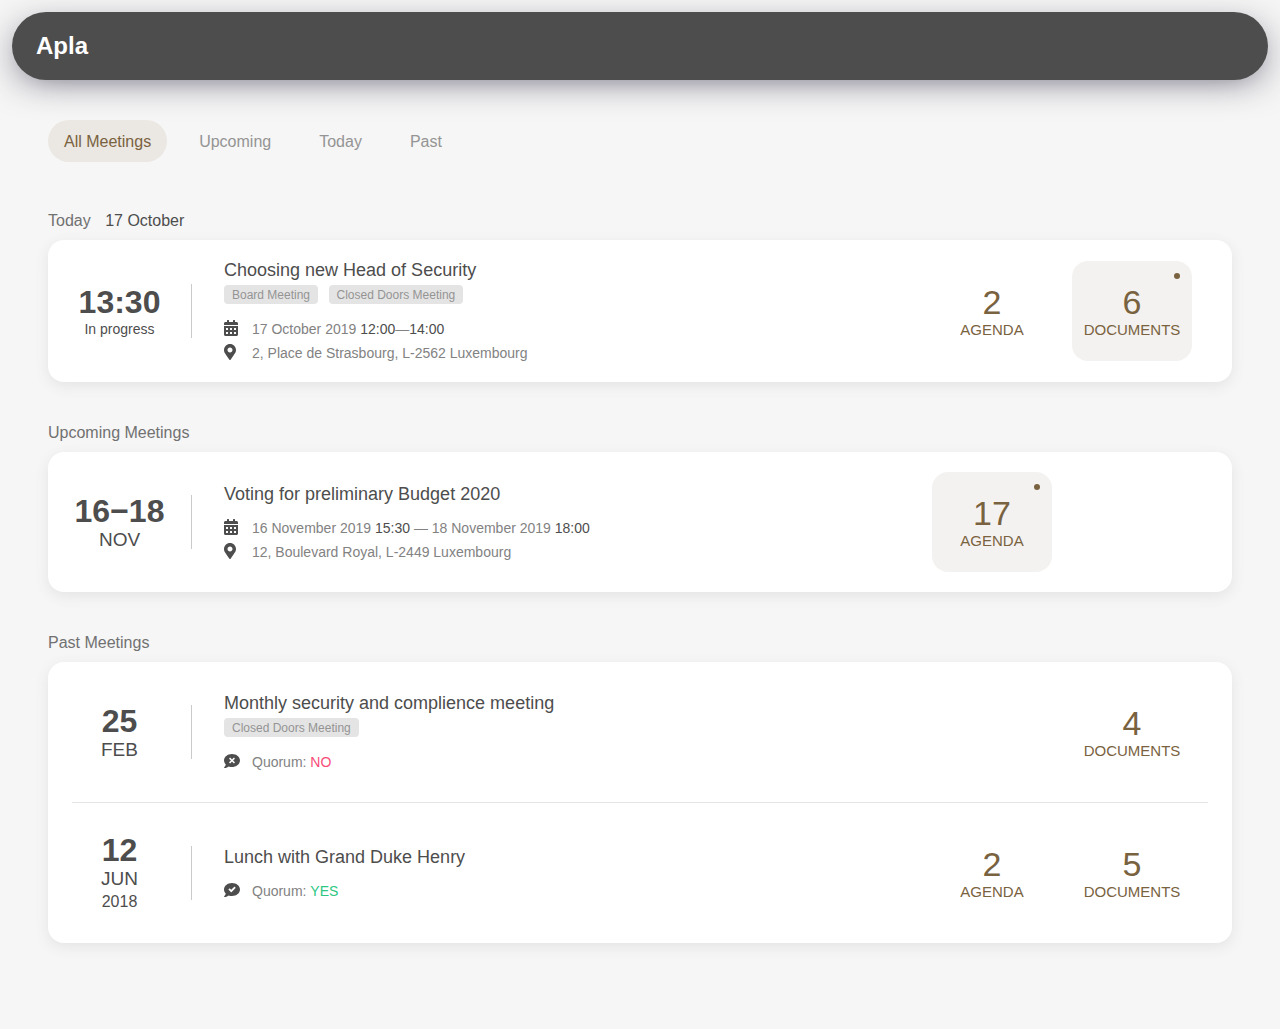
<file: www/meetings-list.html>
<!doctype html>
<html>
  <head>
    <meta charset="utf-8">
    <title>Apla Templates</title>
    <meta name="viewport" content="viewport-fit=cover, width=device-width, initial-scale=1.0, minimum-scale=1.0, maximum-scale=1.0, user-scalable=no">
    <meta name="format-detection" content="telephone=no">
    <meta name="msapplication-tap-highlight" content="no">
    <meta name="apple-mobile-web-app-capable" content="yes">
    <meta name="apple-mobile-web-app-status-bar-style" content="black">

    <link type="text/css" rel="stylesheet" href="apla.css">
  </head>
  <body>
    <div class="top-bar">
      <div class="top-bar--logo">Apla</div>
    </div>

    <div class="content">
      <div class="filters">
        <div class="filters--item filters--item-selected">All Meetings</div>
        <a class="filters--item" href="meetings-list-upcoming.html">Upcoming</a>
        <a class="filters--item" href="meetings-list-today.html">Today</a>
        <a class="filters--item" href="meetings-list-past.html">Past</a>
      </div>

      <div class="section">
        <div class="section--heading">Today <span class="date">17 October</span></div>

        <div class="card">
          <div class="card-item">
            <!-- the link from the card item is actually covering the card... except the items's links -->
            <a class="card-item--link" href="./meeting.html"></a>
            <div class="card-item--status-cell">
              <div class="card-item--time">13:30</div>
              <div class="card-item--state">In progress</div>
            </div>
            <div class="card-item--status-cell-delimiter"></div>
            <div class="card-item--content-cell">
              <div class="cart-item--title">Choosing new Head of Security</div>
              <div class="tags">
                <span class="tag">Board Meeting</span>
                <span class="tag">Closed Doors Meeting</span>
              </div>

              <div class="card-item--details">
                <div class="icon-paragraph">
                  <div class="icon-paragraph--icon icon-calendar"></div>
                  17 October 2019 <span class="icon-paragraph--strong">12:00</span>&mdash;<span class="icon-paragraph--strong">14:00</span>
                </div>
                <div class="icon-paragraph">
                  <div class="icon-paragraph--icon icon-location"></div>
                  2, Place de Strasbourg, L-2562 Luxembourg
                </div>
              </div>
            </div>
          

            <div class="card-item--items">
              <div class="card-item--items-cell">
                <a href="./meeting.html#agenda" class="card-item--contents card-item--action">
                  <div class="card-item--contents-icon icon-agenda"></div>
                  <div class="card-item--contents-number">2</div>
                  <div class="card-item--contents-type">Agenda</div>
                </a>
              </div>
              <div class="card-item--items-cell">
                <a href="./meeting.html#documents" class="card-item--contents card-item--contents-changed card-item--action">
                  <div class="card-item--contents-icon icon-documents"></div>
                  <div class="card-item--contents-number">6</div>
                  <div class="card-item--contents-type">Documents</div>
                </a>
              </div>
            </div>

          </div>
        </div>

      </div>

      <div class="section">
        <div class="section--heading">Upcoming Meetings</div>

        <div class="card">
          <div class="card-item">
            <a class="card-item--link" href="./meeting.html"></a>

            <div class="card-item--status-cell">
              <div class="card-item--date">16&minus;18</div>
              <div class="card-item--month">nov</div>
            </div>
            <div class="card-item--status-cell-delimiter"></div>
            <div class="card-item--content-cell">
              <div class="cart-item--title">Voting for preliminary Budget 2020</div>

              <div class="card-item--details">
                <div class="icon-paragraph">
                  <div class="icon-paragraph--icon icon-calendar"></div>
                  16 November 2019 <span class="icon-paragraph--strong">15:30</span>
                  &mdash; 18 November 2019 <span class="icon-paragraph--strong">18:00</span>
                </div>
                <div class="icon-paragraph">
                  <div class="icon-paragraph--icon icon-location"></div>
                  12, Boulevard Royal, L-2449 Luxembourg
                </div>
              </div>
  
            </div>

            <div class="card-item--items">
              <div class="card-item--items-cell">
                <a href="./meeting.html#agenda" class="card-item--contents card-item--contents-changed card-item--action">
                  <div class="card-item--contents-icon icon-agenda"></div>
                  <div class="card-item--contents-number">17</div>
                  <div class="card-item--contents-type">Agenda</div>
                </a>
              </div>
              <!-- if there are no changes in the type, leave empty container-->
              <div class="card-item--items-cell"></div>
            </div>

          </div>
        </div>
      </div>

      <div class="section">
        <div class="section--heading">Past Meetings</div>

        <div class="card">
          <div class="card-item">
            <a class="card-item--link" href="./meeting.html"></a>

            <div class="card-item--status-cell">
              <div class="card-item--date">25</div>
              <div class="card-item--month">feb</div>
            </div>
            <div class="card-item--status-cell-delimiter"></div>
            <div class="card-item--content-cell">
              <div class="cart-item--title">Monthly security and complience meeting</div>
              <div class="tags">
                <span class="tag">Closed Doors Meeting</span>
              </div>
  
              <div class="card-item--details">
                <div class="icon-paragraph">
                  <div class="icon-paragraph--icon icon-quorum-no"></div>
                  Quorum:
                  <span class="icon-paragraph--strong icon-paragraph--fail">NO</span>
                </div>
              </div>

            </div>
            <div class="card-item--items">
              <div class="card-item--items-cell"></div>
              <div class="card-item--items-cell">
                <a href="./meeting.html#documents" class="card-item--contents card-item--action">
                  <div class="card-item--contents-icon icon-documents"></div>
                  <div class="card-item--contents-number">4</div>
                  <div class="card-item--contents-type">Documents</div>
                </a>
              </div>
            </div>

          </div>

          <!-- delimiter should be used only between two items in the same card -->
          <div class="card-items-delimiter"></div>

          <div class="card-item">
            <a class="card-item--link" href="./meeting.html"></a>

            <div class="card-item--status-cell">
              <div class="card-item--date">12</div>
              <div class="card-item--month">jun</div>
              <!-- in case the year of the meeting differs from the current year, it should be displayed -->
              <div class="card-item--year">2018</div>
            </div>
            <div class="card-item--status-cell-delimiter"></div>

            <div class="card-item--content-cell">
              <div class="cart-item--title">Lunch with Grand Duke Henry</div>

              <div class="card-item--details">
                <div class="icon-paragraph">
                  <div class="icon-paragraph--icon icon-quorum-yes"></div>
                  Quorum:
                  <span class="icon-paragraph--strong icon-paragraph--success">YES</span>
                </div>
              </div>
            </div>

            <div class="card-item--items">
              <div class="card-item--items-cell">
                <a href="./meeting.html#agenda" class="card-item--contents card-item--action">
                  <div class="card-item--contents-icon icon-agenda"></div>
                  <div class="card-item--contents-number">2</div>
                  <div class="card-item--contents-type">Agenda</div>
                </a>    
              </div>
              <div class="card-item--items-cell">
                <a href="./meeting.html#documents" class="card-item--contents card-item--action">
                  <div class="card-item--contents-icon icon-documents"></div>
                  <div class="card-item--contents-number">5</div>
                  <div class="card-item--contents-type">Documents</div>
                </a>
              </div>
            </div>
          </div>

          <!-- <div class="card-item">
            <div class="card-item--status-cell">
              <div class="card-item--date">30&minus;04</div>
              <div class="card-item--month">mar&nbsp; &nbsp;apr</div>
              <div class="card-item--year">2017</div>
            </div>
            <div class="card-item--status-cell-delimiter"></div>
          </div> -->
  
        </div>
  
      </div>
    </div>
  </body>
</html>
</file>
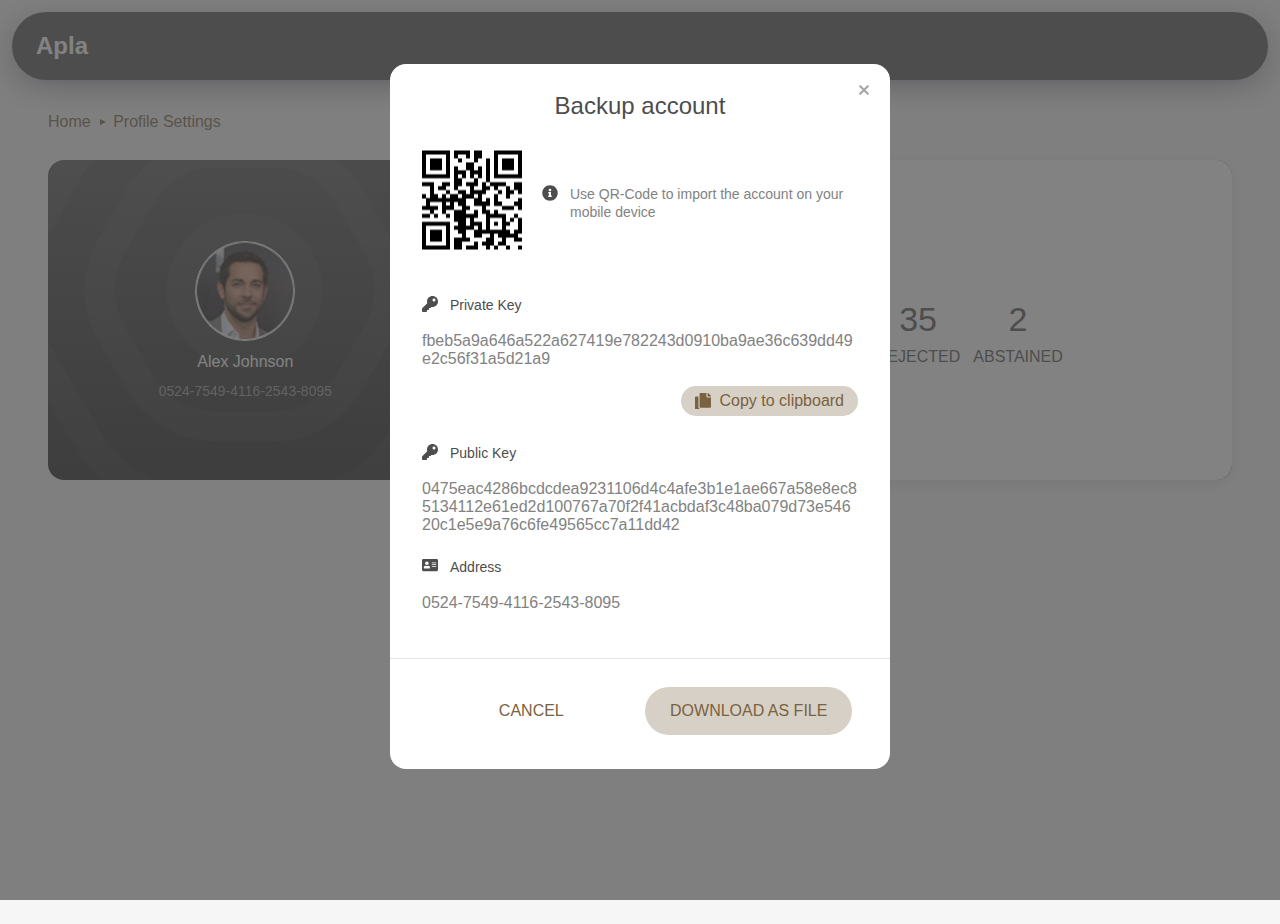
<file: www/popup-backup.html>
<!doctype html>
<html>
  <head>
    <meta charset="utf-8">
    <title>Apla Popup</title>
    <meta name="viewport" content="viewport-fit=cover, width=device-width, initial-scale=1.0, minimum-scale=1.0, maximum-scale=1.0, user-scalable=no">
    <meta name="format-detection" content="telephone=no">
    <meta name="msapplication-tap-highlight" content="no">
    <meta name="apple-mobile-web-app-capable" content="yes">
    <meta name="apple-mobile-web-app-status-bar-style" content="black">

    <link type="text/css" rel="stylesheet" href="apla.css">
  </head>
  <body>
    <!-- iframe is just to show something behind the popup -->
    <iframe src="./profile.html" style="
      position: fixed;
      z-index: 1;
      top: 0;
      left: 0;
      width: 100%;
      height: 100%;
      border: none;
    "></iframe>
    <!-- overlay -->
    <div style="
      position: fixed;
      z-index: 4;
      top: 0;
      left: 0;
      width: 100%;
      height: 100%;
      background: var(--color-primary, #000);
      opacity: 0.7;
    "></div>
    <!-- popup container -->
    <div class="popup">
      <!-- link here is for demo only. use only button -->
      <a href="./profile.html"><button class="popup--close"></button></a>
      <div class="popup--content">
        <div class="popup--title">Backup account</div>
        <div class="popup--fields">


          <div class="qr-code--container">
            <img class="qr-code" src="./assets/qr-code.png">
            <div class="icon-paragraph">
              <div class="icon-paragraph--icon icon-info"></div>
              Use QR-Code to import the account on your mobile device
            </div>
          </div>

          <div class="icon-paragraph icon-paragraph--strong">
            <div class="icon-paragraph--icon icon-key"></div>
            Private Key
          </div>
          <p class="description-paragraph">fbeb5a9a646a522a627419e782243d0910ba9ae36c639dd49e2c56f31a5d21a9</p>

          <div class="controls controls--right">
            <button class="small-button">
              <div class="button-icon icon-copy"></div>
              Copy to clipboard
            </button>
          </div>
    
          <div class="icon-paragraph icon-paragraph--strong">
            <div class="icon-paragraph--icon icon-key"></div>
            Public Key
          </div>
          <p class="description-paragraph">0475eac4286bcdcdea9231106d4c4afe3b1e1ae667a58e8ec85134112e61ed2d100767a70f2f41acbdaf3c48ba079d73e54620c1e5e9a76c6fe49565cc7a11dd42</p>

          <div class="icon-paragraph icon-paragraph--strong">
            <div class="icon-paragraph--icon icon-address"></div>
            Address
          </div>
          <p class="description-paragraph">0524-7549-4116-2543-8095</p>  

        </div>
      </div>
      <!-- buttons are in a separate container -->
      <div class="popup--controls">
        <button class="button button--clear">Cancel</button>
        <span class="button--space"></span>
        <button class="button">Download as file</button>
      </div>
    </div>
  </body>
</html>
</file>
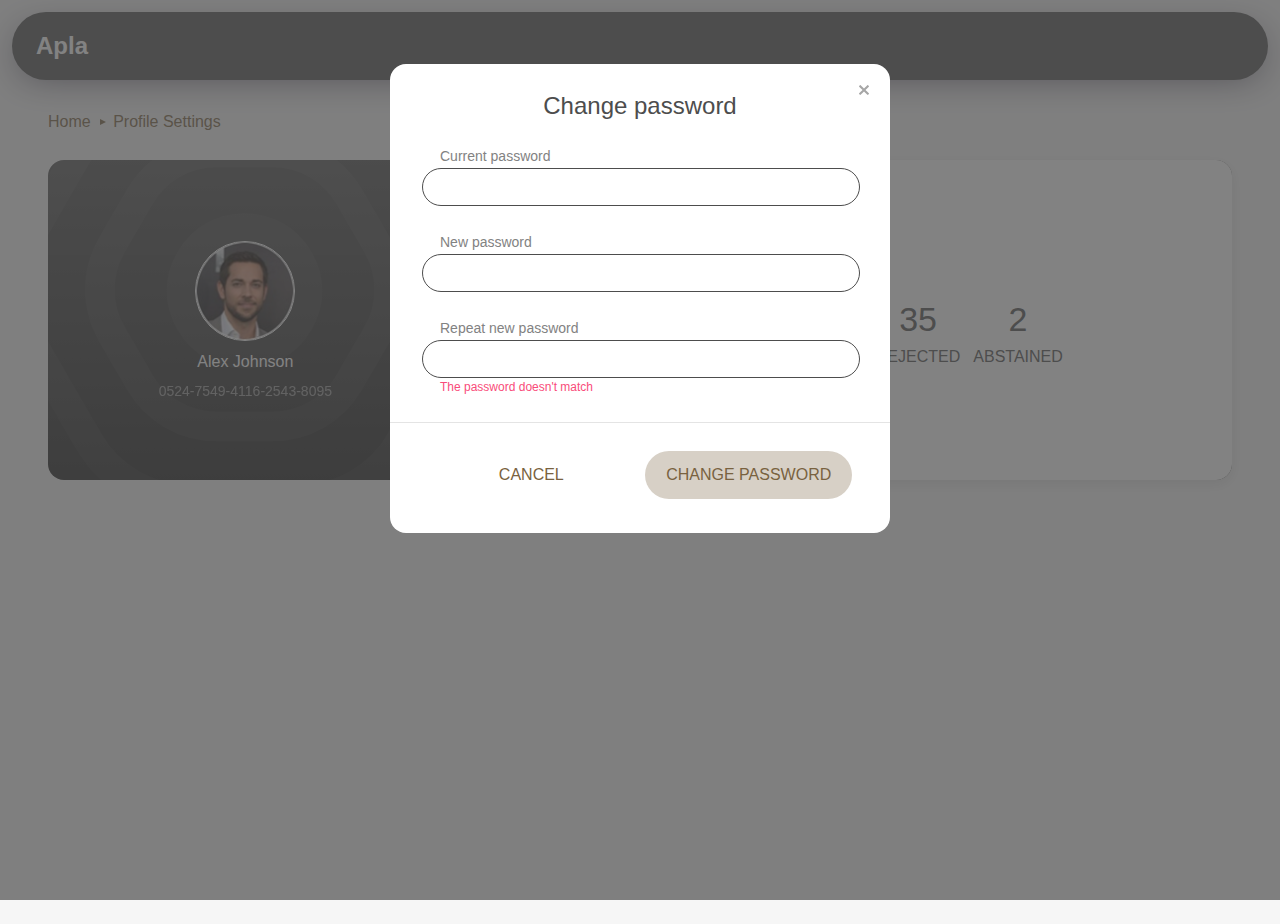
<file: www/popup-change-password.html>
<!doctype html>
<html>
  <head>
    <meta charset="utf-8">
    <title>Apla Popup</title>
    <meta name="viewport" content="viewport-fit=cover, width=device-width, initial-scale=1.0, minimum-scale=1.0, maximum-scale=1.0, user-scalable=no">
    <meta name="format-detection" content="telephone=no">
    <meta name="msapplication-tap-highlight" content="no">
    <meta name="apple-mobile-web-app-capable" content="yes">
    <meta name="apple-mobile-web-app-status-bar-style" content="black">

    <link type="text/css" rel="stylesheet" href="apla.css">
  </head>
  <body>
    <!-- iframe is just to show something behind the popup -->
    <iframe src="./profile.html" style="
      position: fixed;
      z-index: 1;
      top: 0;
      left: 0;
      width: 100%;
      height: 100%;
      border: none;
    "></iframe>
    <!-- overlay -->
    <div style="
      position: fixed;
      z-index: 4;
      top: 0;
      left: 0;
      width: 100%;
      height: 100%;
      background: var(--color-primary, #000);
      opacity: 0.7;
    "></div>
    <!-- popup container -->
    <div class="popup">
      <!-- link here is for demo only. use only button -->
      <a href="./profile.html"><button class="popup--close"></button></a>
      <div class="popup--content">
        <div class="popup--title">Change password</div>
        <div class="popup--fields">

          <div class="form-field--container">
            <div class="form-field--label">Current password</div>
            <input type="password" class="form-field form-field--input">
          </div>
          <div class="form-field--container">
            <div class="form-field--label">New password</div>
            <input type="password" class="form-field form-field--input">
          </div>
          <div class="form-field--container">
            <div class="form-field--label">Repeat new password</div>
            <input type="password" class="form-field form-field--input">
            <!-- example error -->
            <div class="form-field--error">The password doesn't match</div>
          </div>

        </div>
      </div>
      <!-- buttons are in a separate container -->
      <div class="popup--controls">
        <button class="button button--clear">Cancel</button>
        <span class="button--space"></span>
        <button class="button">Change Password</button>
      </div>
    </div>
  </body>
</html>
</file>
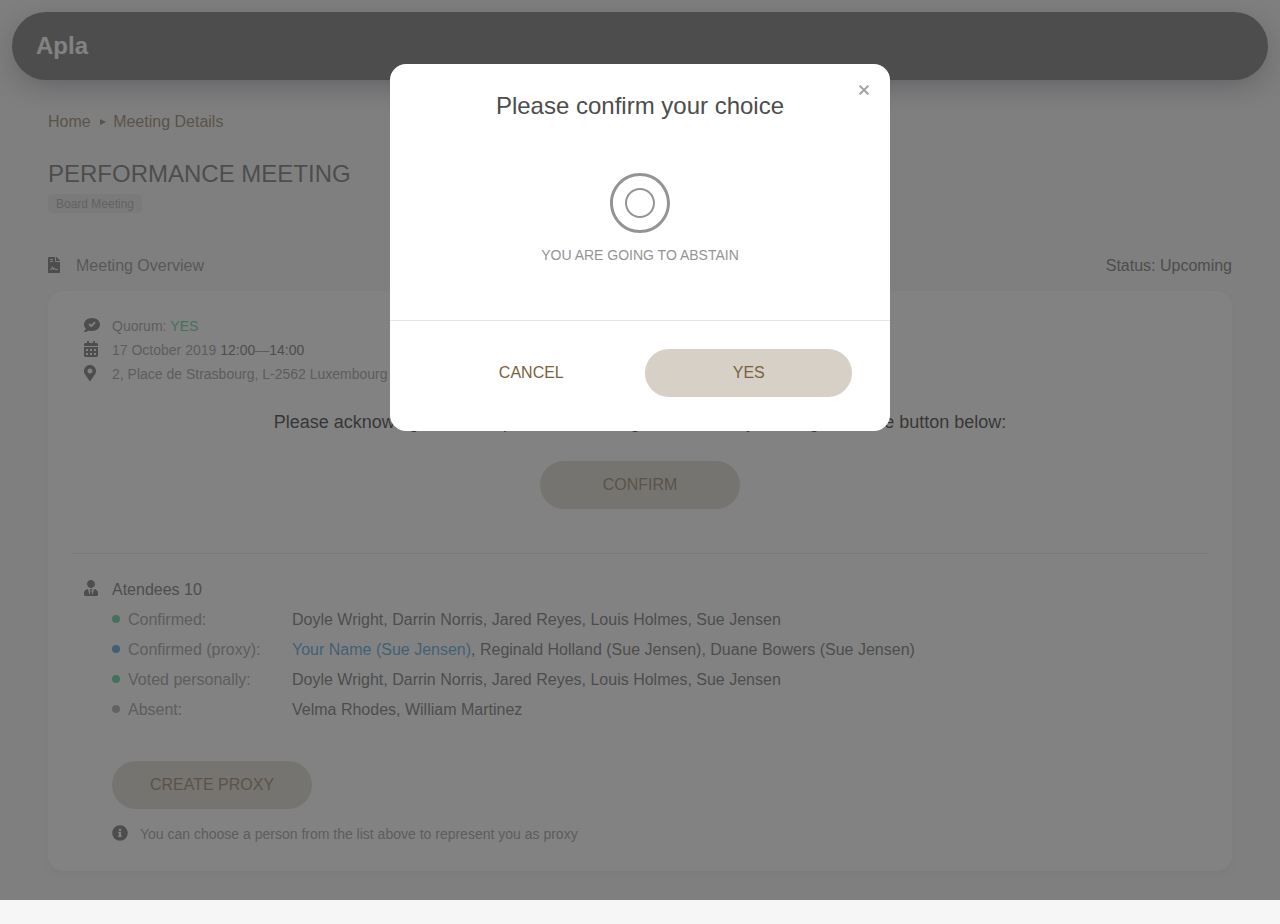
<file: www/popup-confirm-abstain.html>
<!doctype html>
<html>
  <head>
    <meta charset="utf-8">
    <title>Apla Popup</title>
    <meta name="viewport" content="viewport-fit=cover, width=device-width, initial-scale=1.0, minimum-scale=1.0, maximum-scale=1.0, user-scalable=no">
    <meta name="format-detection" content="telephone=no">
    <meta name="msapplication-tap-highlight" content="no">
    <meta name="apple-mobile-web-app-capable" content="yes">
    <meta name="apple-mobile-web-app-status-bar-style" content="black">

    <link type="text/css" rel="stylesheet" href="apla.css">
  </head>
  <body>
    <!-- iframe is just to show something behind the popup -->
    <iframe src="./meeting.html" style="
      position: fixed;
      z-index: 1;
      top: 0;
      left: 0;
      width: 100%;
      height: 100%;
      border: none;
    "></iframe>
    <!-- overlay -->
    <div style="
      position: fixed;
      z-index: 4;
      top: 0;
      left: 0;
      width: 100%;
      height: 100%;
      background: var(--color-primary, #000);
      opacity: 0.7;
    "></div>
    <!-- popup container -->
    <div class="popup">
      <button class="popup--close"></button>
      <div class="popup--content">
        <div class="popup--title">Please confirm your choice</div>
        <div class="popup--fields">

            <div class="popup--choice card-item--abstain">
              <div class="card-item--result-circle card-item--icon-abstain"></div>
              <div class="card-item--point">You are going to abstain</div>
            </div>

        </div>
      </div>
      <!-- buttons are in a separate container -->
      <div class="popup--controls">
        <button class="button button--clear">Cancel</button>
        <span class="button--space"></span>
        <button class="button">Yes</button>
      </div>
    </div>
  </body>
</html>
</file>
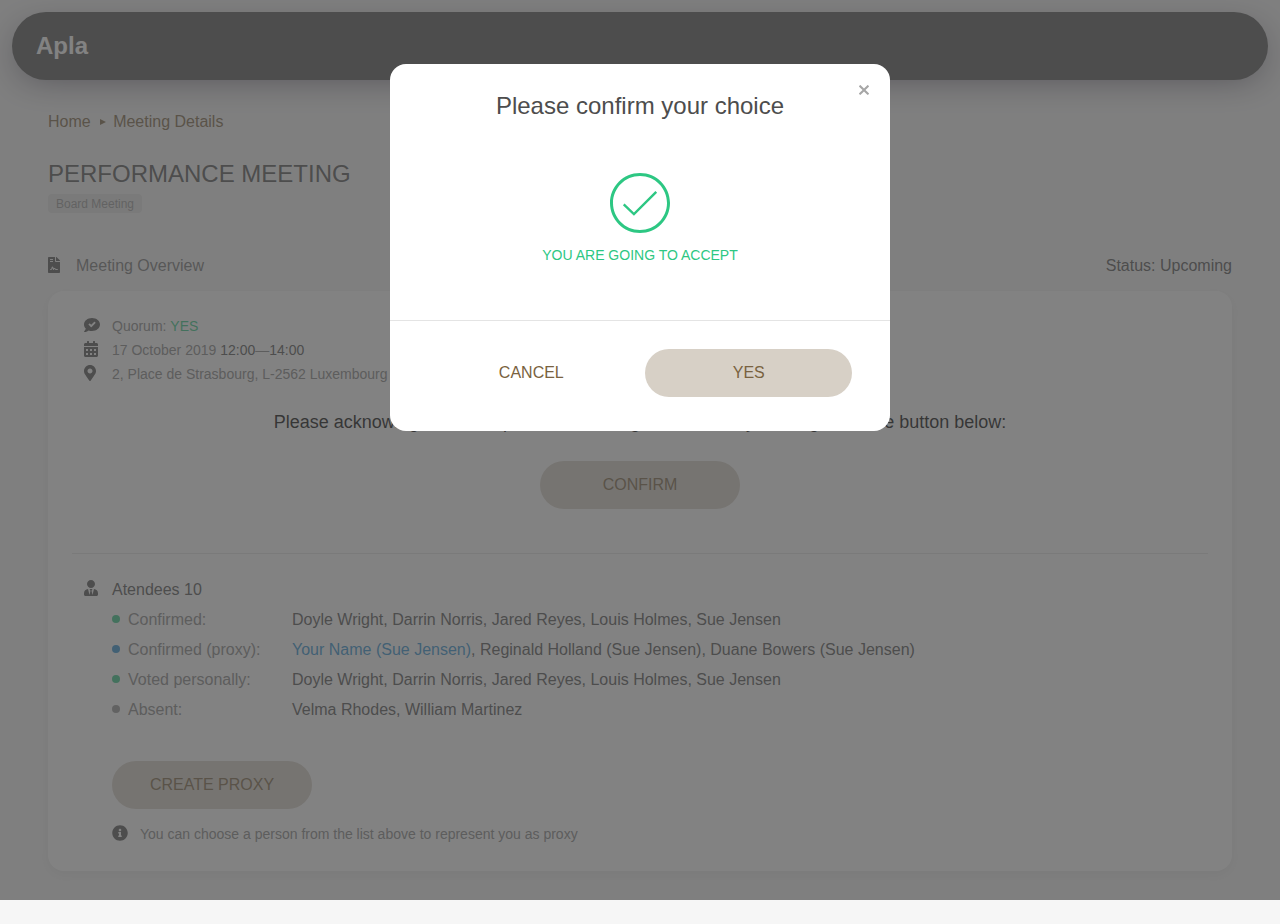
<file: www/popup-confirm-accept.html>
<!doctype html>
<html>
  <head>
    <meta charset="utf-8">
    <title>Apla Popup</title>
    <meta name="viewport" content="viewport-fit=cover, width=device-width, initial-scale=1.0, minimum-scale=1.0, maximum-scale=1.0, user-scalable=no">
    <meta name="format-detection" content="telephone=no">
    <meta name="msapplication-tap-highlight" content="no">
    <meta name="apple-mobile-web-app-capable" content="yes">
    <meta name="apple-mobile-web-app-status-bar-style" content="black">

    <link type="text/css" rel="stylesheet" href="apla.css">
  </head>
  <body>
    <!-- iframe is just to show something behind the popup -->
    <iframe src="./meeting.html" style="
      position: fixed;
      z-index: 1;
      top: 0;
      left: 0;
      width: 100%;
      height: 100%;
      border: none;
    "></iframe>
    <!-- overlay -->
    <div style="
      position: fixed;
      z-index: 4;
      top: 0;
      left: 0;
      width: 100%;
      height: 100%;
      background: var(--color-primary, #000);
      opacity: 0.7;
    "></div>
    <!-- popup container -->
    <div class="popup">
      <button class="popup--close"></button>
      <div class="popup--content">
        <div class="popup--title">Please confirm your choice</div>
        <div class="popup--fields">

            <div class="popup--choice card-item--approved">
              <div class="card-item--result-circle card-item--icon-success"></div>
              <div class="card-item--point">You are going to accept</div>
            </div>

        </div>
      </div>
      <!-- buttons are in a separate container -->
      <div class="popup--controls">
        <button class="button button--clear">Cancel</button>
        <span class="button--space"></span>
        <button class="button">Yes</button>
      </div>
    </div>
  </body>
</html>
</file>
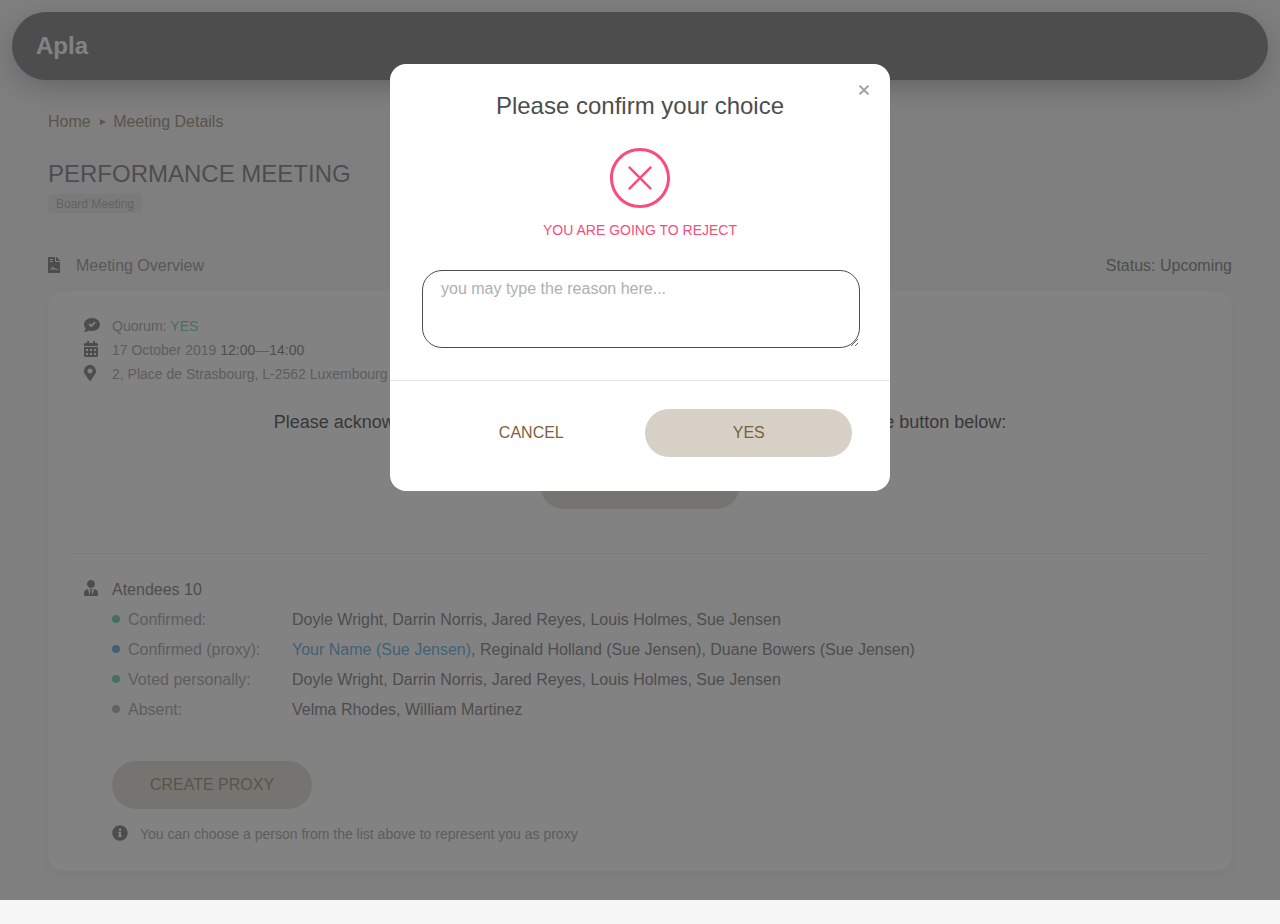
<file: www/popup-confirm-reject.html>
<!doctype html>
<html>
  <head>
    <meta charset="utf-8">
    <title>Apla Popup</title>
    <meta name="viewport" content="viewport-fit=cover, width=device-width, initial-scale=1.0, minimum-scale=1.0, maximum-scale=1.0, user-scalable=no">
    <meta name="format-detection" content="telephone=no">
    <meta name="msapplication-tap-highlight" content="no">
    <meta name="apple-mobile-web-app-capable" content="yes">
    <meta name="apple-mobile-web-app-status-bar-style" content="black">

    <link type="text/css" rel="stylesheet" href="apla.css">
  </head>
  <body>
    <!-- iframe is just to show something behind the popup -->
    <iframe src="./meeting.html" style="
      position: fixed;
      z-index: 1;
      top: 0;
      left: 0;
      width: 100%;
      height: 100%;
      border: none;
    "></iframe>
    <!-- overlay -->
    <div style="
      position: fixed;
      z-index: 4;
      top: 0;
      left: 0;
      width: 100%;
      height: 100%;
      background: var(--color-primary, #000);
      opacity: 0.7;
    "></div>
    <!-- popup container -->
    <div class="popup">
      <button class="popup--close"></button>
      <div class="popup--content">
        <div class="popup--title">Please confirm your choice</div>
        <div class="popup--fields">

            <div class="popup--choice card-item--rejected">
              <div class="card-item--result-circle card-item--icon-reject"></div>
              <div class="card-item--point">You are going to reject</div>
            </div>
            <div class="form-field--container">
              <textarea
                class="form-field form-field--textarea"
                rows="3"
                placeholder="you may type the reason here..."
              ></textarea>
            </div>

        </div>
      </div>
      <!-- buttons are in a separate container -->
      <div class="popup--controls">
        <button class="button button--clear">Cancel</button>
        <span class="button--space"></span>
        <button class="button">Yes</button>
      </div>
    </div>
  </body>
</html>
</file>
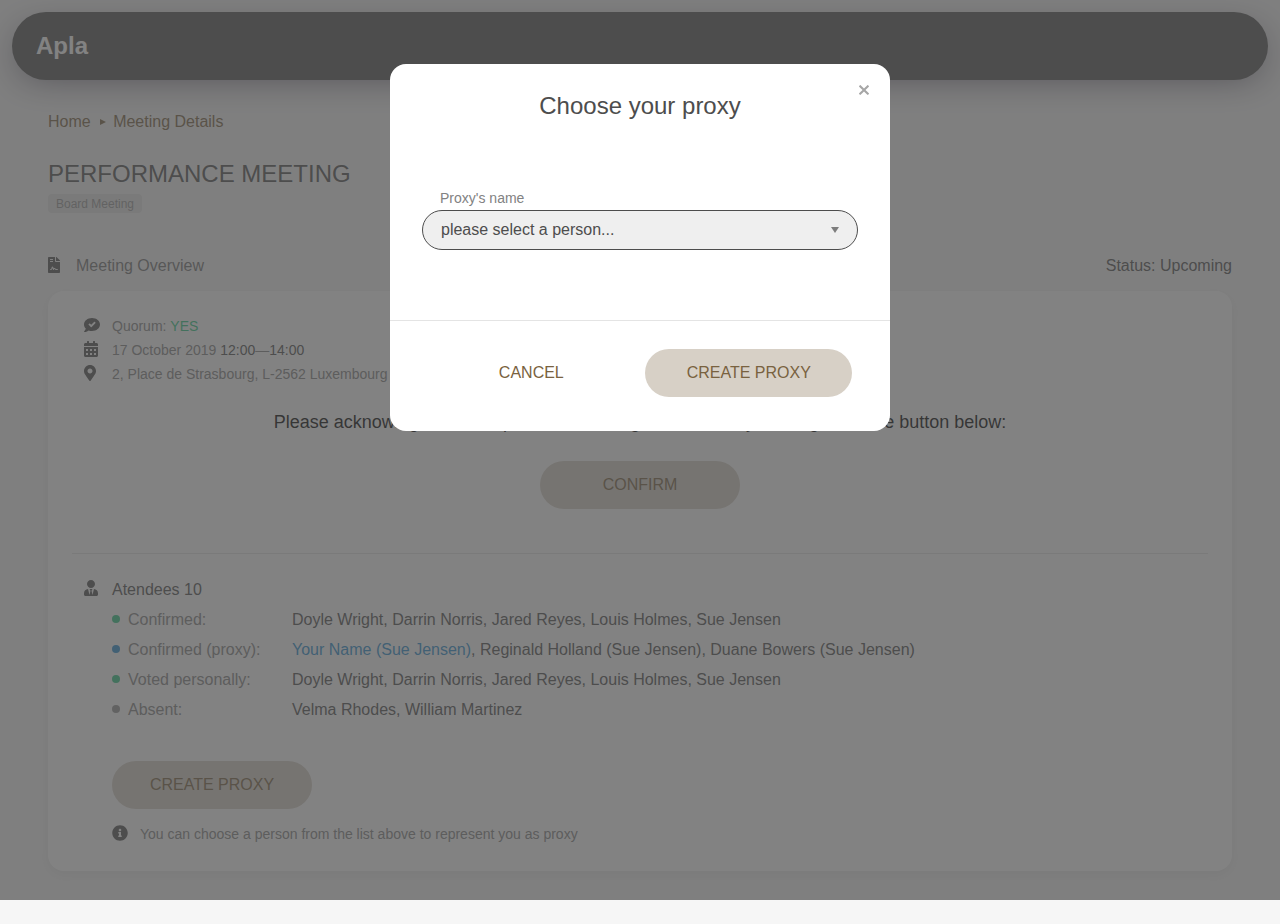
<file: www/popup-proxy.html>
<!doctype html>
<html>
  <head>
    <meta charset="utf-8">
    <title>Apla Popup</title>
    <meta name="viewport" content="viewport-fit=cover, width=device-width, initial-scale=1.0, minimum-scale=1.0, maximum-scale=1.0, user-scalable=no">
    <meta name="format-detection" content="telephone=no">
    <meta name="msapplication-tap-highlight" content="no">
    <meta name="apple-mobile-web-app-capable" content="yes">
    <meta name="apple-mobile-web-app-status-bar-style" content="black">

    <link type="text/css" rel="stylesheet" href="apla.css">
  </head>
  <body>
    <!-- iframe is just to show something behind the popup -->
    <iframe src="./meeting.html" style="
      position: fixed;
      z-index: 1;
      top: 0;
      left: 0;
      width: 100%;
      height: 100%;
      border: none;
    "></iframe>
    <!-- overlay -->
    <div style="
      position: fixed;
      z-index: 4;
      top: 0;
      left: 0;
      width: 100%;
      height: 100%;
      background: var(--color-primary, #000);
      opacity: 0.7;
    "></div>
    <!-- popup container -->
    <div class="popup">
      <button class="popup--close"></button>
      <div class="popup--content">
        <div class="popup--title">Choose your proxy</div>
        <div class="popup--fields">

          <div class="form-field--container">
            <div class="form-field--label">Proxy's name</div>
            <select class="form-field form-field--select">
              <option>please select a person...</option>
              <option>Doyle Wright</option>
              <option>Darrin Norris</option>
              <option>Jared Reyes</option>
              <option>Louis Holmes</option>
              <option>Sue Jensen</option>
            </select>
          </div>

        </div>
      </div>
      <!-- buttons are in a separate container -->
      <div class="popup--controls">
        <button class="button button--clear">Cancel</button>
        <span class="button--space"></span>
        <button class="button">Create Proxy</button>
      </div>
    </div>
  </body>
</html>
</file>
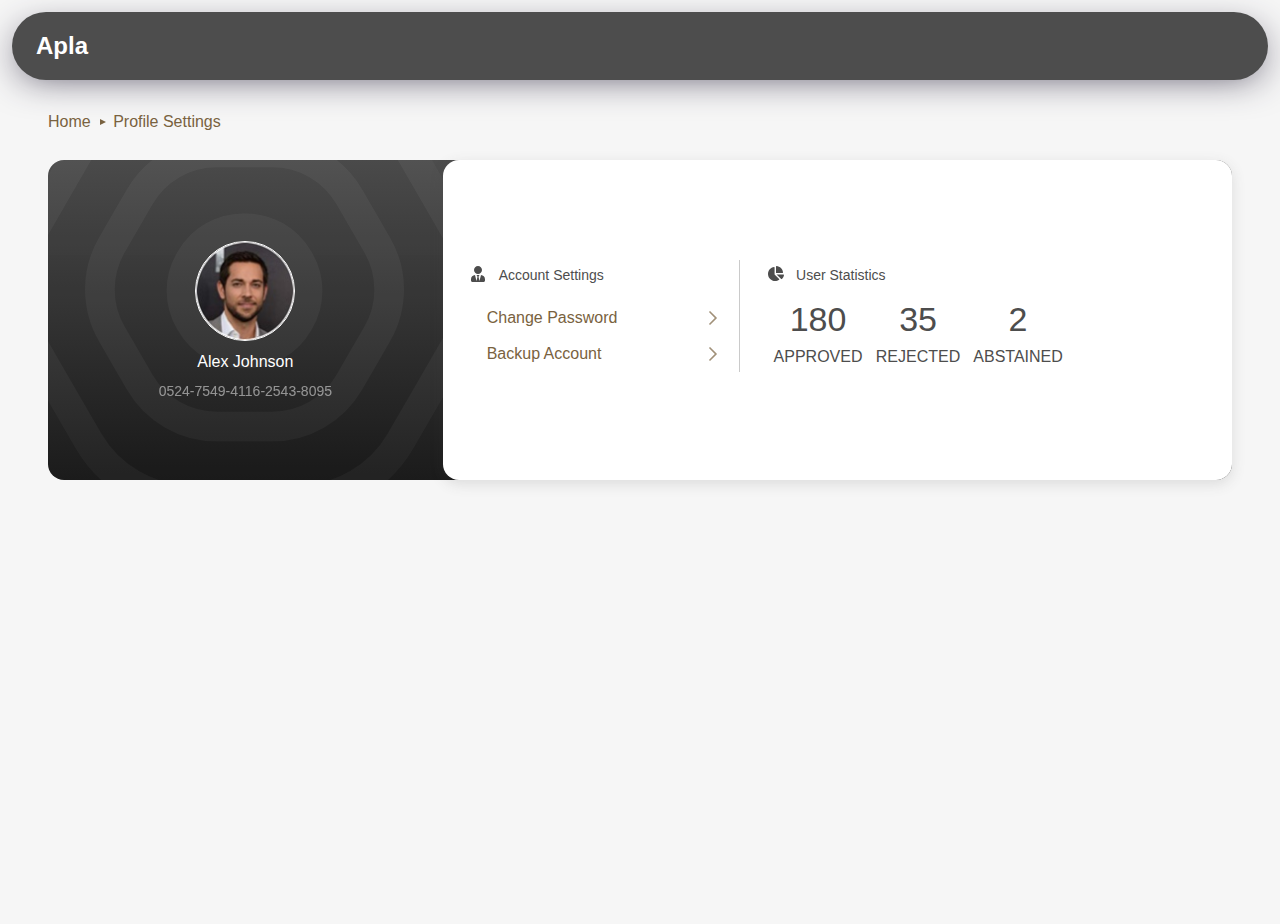
<file: www/profile.html>
<!doctype html>
<html>
  <head>
    <meta charset="utf-8">
    <title>Apla Templates</title>
    <meta name="viewport" content="viewport-fit=cover, width=device-width, initial-scale=1.0, minimum-scale=1.0, maximum-scale=1.0, user-scalable=no">
    <meta name="format-detection" content="telephone=no">
    <meta name="msapplication-tap-highlight" content="no">
    <meta name="apple-mobile-web-app-capable" content="yes">
    <meta name="apple-mobile-web-app-status-bar-style" content="black">

    <link type="text/css" rel="stylesheet" href="apla.css">
  </head>
  <body>
    <div class="top-bar">
      <div class="top-bar--logo">Apla</div>
    </div>

    <div class="content">
      <div class="breadcrumb">
        <span class="breadcrumb--item">Home</span>
        <span class="breadcrumb--item">Profile Settings</span>
      </div>

      <div class="profile--container">
        <div class="profile--user">
            <img src="./assets/avatar-big.jpg" class="profile--image"/>
            <div class="profile--name">Alex Johnson</div>
            <div class="profile--address">0524-7549-4116-2543-8095</div>
        </div>
        <div class="profile--card">
          <div class="profile--card-alignment">

            <div class="profile--section">
              <div class="icon-paragraph icon-paragraph--heading">
                <div class="icon-paragraph--icon icon-atendee"></div>
                Account Settings
              </div>

              <a href="./popup-change-password.html"><button class="profile--button">Change Password</button></a>
              <a href="./popup-backup.html"><button class="profile--button">Backup Account</button></a>
            </div>
    
            <div class="profile--section profile--section-stats">
              <div class="icon-paragraph icon-paragraph--heading">
                <div class="icon-paragraph--icon icon-chart"></div>
                User Statistics
              </div>

              <div class="profile--statistics">
                <div class="profile--statistics-item">
                  <div class="profile--statistics-no">180</div>
                  <div class="profile--statistics-title">Approved</div>
                </div>
                <div class="profile--statistics-item">
                  <div class="profile--statistics-no">35</div>
                  <div class="profile--statistics-title">Rejected</div>
                </div>
                <div class="profile--statistics-item">
                  <div class="profile--statistics-no">2</div>
                  <div class="profile--statistics-title">Abstained</div>
                </div>
              </div>
            </div>
  
          </div>
        </div>
      </div>


    </div>

  </body>
</html>
</file>
<file: www/apla.css>
:root {
  --color-primary-r: 77;
  --color-primary-g: 77;
  --color-primary-b: 77;
  --color-primary: rgb(var(--color-primary-r), var(--color-primary-g), var(--color-primary-b));

  --color-primary-5: rgb(
    calc(255 - 0.05 * (255 - var(--color-primary-r))),
    calc(255 - 0.05 * (255 - var(--color-primary-g))),
    calc(255 - 0.05 * (255 - var(--color-primary-b)))
  );
  --color-primary-15: rgb(
    calc(255 - 0.15 * (255 - var(--color-primary-r))),
    calc(255 - 0.15 * (255 - var(--color-primary-g))),
    calc(255 - 0.15 * (255 - var(--color-primary-b)))
  );
  --color-primary-30: rgb(
    calc(255 - 0.3 * (255 - var(--color-primary-r))),
    calc(255 - 0.3 * (255 - var(--color-primary-g))),
    calc(255 - 0.3 * (255 - var(--color-primary-b)))
  );
  --color-primary-45: rgb(
    calc(255 - 0.45 * (255 - var(--color-primary-r))),
    calc(255 - 0.45 * (255 - var(--color-primary-g))),
    calc(255 - 0.45 * (255 - var(--color-primary-b)))
  );
  --color-primary-60: rgb(
    calc(255 - 0.6 * (255 - var(--color-primary-r))),
    calc(255 - 0.6 * (255 - var(--color-primary-g))),
    calc(255 - 0.6 * (255 - var(--color-primary-b)))
  );
  --color-primary-70: rgb(
    calc(255 - 0.7 * (255 - var(--color-primary-r))),
    calc(255 - 0.7 * (255 - var(--color-primary-g))),
    calc(255 - 0.7 * (255 - var(--color-primary-b)))
  );
  --color-primary-80: rgb(
    calc(255 - 0.8 * (255 - var(--color-primary-r))),
    calc(255 - 0.8 * (255 - var(--color-primary-g))),
    calc(255 - 0.8 * (255 - var(--color-primary-b)))
  );

  --color-primary-end: #1b1b1b;

  --color-active-r: 121;
  --color-active-g: 98;
  --color-active-b: 64;
  --color-active: rgb(var(--color-active-r), var(--color-active-g), var(--color-active-b));

  --color-active-8: rgb(
    calc(255 - 0.08 * (255 - var(--color-active-r))),
    calc(255 - 0.08 * (255 - var(--color-active-g))),
    calc(255 - 0.08 * (255 - var(--color-active-b)))
  );
  --color-active-15: rgb(
    calc(255 - 0.15 * (255 - var(--color-active-r))),
    calc(255 - 0.15 * (255 - var(--color-active-g))),
    calc(255 - 0.15 * (255 - var(--color-active-b)))
  );
  --color-active-30: rgb(
    calc(255 - 0.3 * (255 - var(--color-active-r))),
    calc(255 - 0.3 * (255 - var(--color-active-g))),
    calc(255 - 0.3 * (255 - var(--color-active-b)))
  );

  --color-card-bg: #fff;
  --card-border-radius: 16px;

  --color-warning: #f94c7a;
  --color-success: #2dc783;
  --color-info: #288ED0;
}

html {
  background-color: var(--color-primary-5, #eee);
  height: 100%;
}

body {
  margin: 0;
  padding: 12px;
  min-height: 100%;
  font: 16px/18px Roboto, sans-serif;
}


/* Top Bar */

.top-bar {
  position: relative;
  display: flex;
  flex-direction: row;
  align-items: center;
  background-color: var(--color-primary, #000);
  min-height: 50px;
  border-radius: 50px;
  padding: 9px 24px;
  color: #fff;
}

.top-bar::after {
  content: '';
  display: block;
  position: absolute;
  z-index: -1;
  top: 20px;
  bottom: 12px;
  left: 12px;
  right: 12px;
  background: transparent;
  box-shadow: 0 4px 40px 0 rgba(39, 33, 57, 40);
}

.top-bar--logo {
  font-size: 24px;
  font-weight: bold;
}


/* Layout */
.content {
  padding: 32px 36px;
}

@media (max-width: 520px) {
  .content {
    padding: 16px 0px;
  }
}

.breadcrumb {
  margin: 0 0 28px 0;
  font-size: 16px;
  font-weight: 400;
  line-height: 20px;
}

.breadcrumb--item {
  display: inline;
  color: var(--color-active, #666);
  text-decoration: none;
}

.breadcrumb--item::after {
  content: '';
  display: inline-block;
  position: relative;
  top: -2px;
  left: 9px;
  margin-right: 6px;
  border-style: solid;
  border-width: 3px 6px;
  border-color: transparent transparent transparent var(--color-active, #666);
}
.breadcrumb--item:last-child::after {
  display: none;
}

.two-sections {
  display: flex;
  flex-direction: row;
  align-items: flex-start;
  flex-wrap: wrap;
  margin: 42px -10px;
}
.two-sections .section {
  flex: 1 0 40%;
  margin: 0 10px;
  min-width: 280px;
}

.section {
  margin: 42px 0;
}

.layout-split {
  display: flex;
  flex-direction: row;
  justify-content: space-between;
  flex-wrap: wrap;
}


/* Components */

.filters {
  display: flex;
  flex-direction: row;
  flex-wrap: wrap;
  justify-content: flex-start;
  align-items: center;
  margin: 8px 0 12px;
}

.filters--item {
  display: block;
  padding: 13px 16px 11px;
  margin: 0 16px 8px 0;
  font: 500 16px/18px 'Roboto', sans-serif;
  color: var(--color-primary-60, #666);
  text-decoration: none;
  cursor: pointer;
  border-radius: 50px;
}

.filters--item-selected {
  background-color: var(--color-active-15, #e2e2e2);
  color: var(--color-active, #666);
}

.filters--counter {
  display: inline-block;
  width: 17px;
  height: 18px;
  margin-left: 4px;
  padding: 0 1px 0 0;
  font-size: 12px;
  line-height: 18px;
  font-weight: 400;
  color: #fff;
  text-align: center;
  vertical-align: 2px;
  background: var(--color-primary-60, #666);
  border-radius: 10px;
}

.filters--item-selected .filters--counter {
  background: var(--color-active, #666);
}


@media (max-width: 520px) {
  .filters {
    margin: 8px 0 20px;
  }
  .filters--item {
    padding: 9px 10px 7px;
    margin: 0 6px 4px 0;
    font: 400 14px/16px 'Roboto', sans-serif;
  }
}


.card {
  margin: 10px 0 20px;
  background: var(--color-card-bg, #fff);
  border-radius: var(--card-border-radius, 16px);
  box-shadow: 0 4px 14px 0 var(--color-primary-15, #e2e2e2)
}
.card--content {
  padding: 20px;
}
.card--content-padding {
  padding: 20px 36px 28px;
}
.card-item {
  position: relative;
  display: flex;
  flex-direction: row;
  flex-wrap: nowrap;
  align-items: center;
  padding: 20px 0;
  text-decoration: none;
}
.card-item--link {
  position: absolute;
  z-index: 2;
  top: 0;
  right: 0;
  bottom: 0;
  left: 0;
}
.card-item--with-link {
  background-image: url('[data-uri]');
  background-repeat: no-repeat;
  background-position: 100% 50%;
  background-size: 20px 20px;
  margin-right: 24px;
  padding-right: 24px;
}

.card-items-delimiter {
  position: relative;
  display: block;
  margin: 0 24px;
  height: 1px;
  background-color: var(--color-primary-15, #e2e2e2);;
}

.card-item--status-cell {
  width: 143px;
  flex: 0 0 143px;
  display: flex;
  flex-direction: column;
  align-items: center;
  justify-content: center;
  color: var(--color-primary, #000);
}
.card-item--status-cell-delimiter {
  flex: 0 0 1px;
  display: block;
  width: 1px;
  min-height: 54px;
  background: var(--color-primary-30, #999);
}
.card-item--approved {
  color: var(--color-success, green);
}
.card-item--rejected {
  color: var(--color-warning, red);
}
.card-item--abstain {
  color: var(--color-primary-60, #999);
}

.card-item--time,
.card-item--date {
  font-size: 32px;
  line-height: 35px;
  font-weight: 700;
}
.card-item--state {
  font-size: 14px;
  line-height: 18px;
  font-weight: 400;
}

.card-item--month {
  font-size: 19px;
  line-height: 22px;
  font-weight: 500;
  text-transform: uppercase;
}
.card-item--year {
  font-size: 16px;
  line-height: 24px;
  font-weight: 500;
}

.card-item--point {
  font-size: 18px;
  line-height: 24px;
  font-weight: 500;
  text-transform: uppercase;
}
.card-item--point-no {
  font-size: 24px;
  vertical-align: -2px;
}

.card-item--result {
  width: 54px;
  height: 54px;
  margin-bottom: 8px;
  font-size: 18px;
  text-align: center;
  line-height: 54px;
  font-weight: 500;
  border: 3px solid;
  border-radius: 30px;
}
.card-item--result-circle {
  width: 60px;
  height: 60px;
  margin-bottom: 10px;
}
.card-item--icon-success {
  background-image: url('[data-uri]');
}
.card-item--icon-reject {
  background-image: url('[data-uri]');
}
.card-item--icon-abstain {
  background-image: url('[data-uri]');
}

.card-item--content-cell {
  flex: 1 1 auto;
  padding: 0 20px 0 32px;
  color: var(--color-primary, #000);
}
.cart-item--title {
  margin: 0 0 4px 0;
  font-size: 18px;
  line-height: 21px;
  font-weight: 500;
}
.card-item--details {
  margin: 14px 0 0 0;
}

.card-item--items {
  display: flex;
  flex-direction: row;
}
.card-item--items-cell {
  width: 120px;
  padding: 0px 10px;
  flex: 0 0 120px;
}
.card-item--items-cell:last-child {
  margin-right: 30px;
}

.card-item--action {
  position: relative;
  z-index: 3;
}

.card-item--contents {
  display: flex;
  flex-direction: column;
  align-items: center;
  justify-content: center;
  height: 100px;
  color: var(--color-active, #666);
  text-align: center;
  text-decoration: none;
  border-radius: 16px;
}
.card-item--contents-icon {
  display: none;
}
.card-item--contents-number {
  font-size: 34px;
  line-height: 36px;
  font-weight: 400;
}
.card-item--contents-type {
  font-size: 15px;
  line-height: 19px;
  text-transform: uppercase;
}
.card-item--contents-changed {
  position: relative;
  background-color: var(--color-active-8, #eee);
}
.card-item--contents-changed::after {
  width: 6px;
  height: 6px;
  content: '';
  display: block;
  position: absolute;
  top: 12px;
  right: 12px;
  border-radius: 6px;
  background: var(--color-active, #666);
}

@media (max-width: 800px) {
  .card-item--with-link {
    margin-right: 12px;
  }
  
  .card-item--items {
    position: absolute;
    bottom: 20px;
    width: 100px;
    justify-content: center;
  }
  .card-item--items-cell {
    flex: 0 0 32px;
    width: 32px;
    padding: 0px 2px;
  }
  .card-item--items-cell:last-child {
    margin-right: 0;
  }
  .card-item--contents {
    height: 45px;
    border-radius: 10px;
  }
  .card-item--contents-icon {
    display: block;
    flex: 0 0 16px;
    width: 16px;
    height: 16px;
    -webkit-mask-size: cover;
    mask-size: cover;
    background-color: var(--color-active, #ccc);
  }
  .card-item--contents-number {
    font-size: 16px;
    line-height: 20px;
    font-weight: 500;
  }
  .card-item--contents-type {
    display: none;
  }

  .card-item--contents-changed::after {
    top: 0;
    right: 0;
  }

  .card-item--status-cell {
    flex: 0 0 100px;
    align-self: start;
    width: 100px;
    padding-bottom: 55px;
  }
  .card-item--status-cell-delimiter {
    align-self: stretch;
  }
  .card-item--time,
  .card-item--date {
    font-size: 24px;
    line-height: 26px;
  }
  .card-item--month {
    font-size: 14px;
    line-height: 16px;
  }
  .card-item--point {
    font-size: 16px;
  }
  .card-item--point-no {
    font-size: 20px;
    vertical-align: -1px;
  }

  .card-item--content-cell {
    padding: 0 10px 0 12px;
  }  
}

.card-item--approved .card-item--point,
.card-item--approved .card-item--point-no,
.card-item--rejected .card-item--point,
.card-item--rejected .card-item--point-no,
.card-item--abstain .card-item--point,
.card-item--abstain .card-item--point-no {
  font-size: 14px;
  font-weight: 500;
  vertical-align: 0;
}

.card-item--contents-bar {
  display: flex;
  flex-direction: row;
  flex-wrap: wrap;
  margin: 20px 0 0 0;
  justify-content: space-between;
}
.card-item--contents-icons {
  display: flex;
  flex-direction: row; 
}

.card-item--contents-bar .card-item--contents {
  display: flex;
  flex-direction: row;
  width: auto;
  height: 34px;
  margin-right: 3px;
  padding: 0 9px;
  border-radius: 4px;
}

.card-item--contents-bar .card-item--contents::after {
  top: 3px;
  right: 3px;
}

.card-item--contents-bar .card-item--contents-icon {
  display: block;
  flex: 0 0 16px;
  width: 16px;
  height: 16px;
  -webkit-mask-size: cover;
  mask-size: cover;
  background-color: var(--color-active, #ccc);
}
.card-item--contents-bar .card-item--contents-number {
  margin: 0 3px 0 6px;
  font-size: 16px;
  line-height: 16px;
  font-weight: 500;
  color: var(--color-primary, #000);
}

.card-item--contents-bar .small-button {
  margin: 6px 0;
}



.tags {
  margin: 3px 0;
}

.tag {
  display: inline-block;
  margin: 0 6px 2px 0;
  padding: 3px 8px 2px;
  font-size: 12px;
  line-height: 14px;
  font-weight: 400;
  color: var(--color-primary-60, #666);
  background-color: var(--color-primary-15, #e2e2e2);
  border-radius: 4px;
}


.icon-paragraph {
  position: relative;
  margin: 6px 0 0 0;
  padding: 0 0 0 28px;
  font-size: 14px;
  line-height: 18px;
  font-weight: 400;
  color: var(--color-primary-70, #444);
}
.icon-paragraph--icon {
  position: absolute;
  top: 0;
  left: 0;
  width: 16px;
  height: 16px;
  -webkit-mask-size: cover;
  mask-size: cover;
  background-color: var(--color-primary, #000);
}
.icon-paragraph--heading {
  margin-bottom: 16px;
  font-weight: 500;
  color: var(--color-primary, #000);
}
.icon-paragraph--strong {
  font-weight: 500;
  color: var(--color-primary, #000);
}
.icon-paragraph--success {
  color: var(--color-success, green);
}
.icon-paragraph--fail {
  color: var(--color-warning, red);
}


.confirmation-message {
  margin: 28px 0 6px;
  text-align: center;
}
.confirmation-message--question {
  margin: 0 0 18px;
  font-size: 18px;
  line-height: 22px;
  font-weight: 500;
}

.atendees-title {
  font-size: 16px;
  font-weight: 500;
  line-height: 19px;
  color: var(--color-primary, #000);
}
.atendees-list {
  padding: 12px 0 0 28px;
}
.atendees-list--title {
  float: left;
  margin: 0 0 4px;
  width: 180px;
  font-size: 16px;
  font-weight: 400;
  line-height: 18px;
  color: var(--color-primary-70, #444);
}
.atendees-list--people {
  float: left;
  margin: 0 0 12px;
  width: calc(100% - 190px);
  font-size: 16px;
  font-weight: 400;
  line-height: 18px;
  color: var(--color-primary, #000);
}
.atendees-list--user {
  color: var(--color-info, blue);
}

.atendees-list--title-present::before,
.atendees-list--title-proxy::before,
.atendees-list--title-absent::before,
.atendees-list--title-absent::before {
  content: '';
  display: inline-block;
  width: 8px;
  height: 8px;
  border-radius: 4px;
  margin: 0 8px 2px 0;
  background-color: var(--color-primary-60, #999);
}

.atendees-list--title-present::before {
  background-color: var(--color-success, green);
}
.atendees-list--title-proxy::before {
  background-color: var(--color-info, blue);
}

.proxy-form::before {
  content: '';
  display: block;
  clear: both;
  padding: 10px;
}

@media (max-width: 600px) {
  .card--content {
    padding: 10px 0px;
  }
  .card--content-padding {
    padding: 12px 18px 18px;
  }
  .atendees-list--title,
  .atendees-list--people {
    float: none;
    width: auto;
  }
}

.point-status {
  display: flex;
  flex-direction: column;
  align-items: center;
}
.point-status .card-item--status-cell {
  flex: 0 0 110px;
  align-self: center;
  padding: 0;
}
.point-status .small-button {
  margin: 16px;
  margin: 8px 0;
  min-width: 200px;
}


.description-paragraph {
  margin: 18px 0;
  font-size: 16px;
  font-weight: 400;
  line-height: 18px;
  overflow-wrap: break-word;
  color: var(--color-primary-70, #444);
}


.message {
  position: relative;
  padding: 8px 0 0 40px;
  margin: 0 0 18px 0;
}
.message--avatar {
  width: 32px;
  height: 32px;
  position: absolute;
  top: 0;
  left: 0;
  font-size: 16px;
  line-height: 34px;
  text-align: center;
  text-transform: uppercase;
  color: #fff;
  background-color: #979797;
  border-radius: 16px;
}
.message--avatar img {
  width: 30px;
  height: 30px;
  border-radius: 16px;
  border: 1px solid #979797;
}
.message--author {
  font-size: 16px;
  font-weight: 500;
  line-height: 18px;
  color: var(--color-primary, #000);
}
.message--body {
  font-size: 16px;
  font-weight: 400;
  line-height: 18px;
  color: var(--color-primary-70, #444);
}
.message--body,
.message--body p {
  margin: 12px 0 12px 0;
}
.message--datetime {
  font-size: 14px;
  line-height: 16px;
  font-weight: 400;
  color: var(--color-primary-45, #888);
}
.message--datetime::before {
  content: '';
  display: inline-block;
  width: 16px;
  height: 16px;
  margin-right: 8px;
  vertical-align: -3px;
  background: var(--color-primary-45, #888);
  -webkit-mask: url('[data-uri]') no-repeat;
  mask: url('[data-uri]') no-repeat;
}

.controls {
  display: flex;
  flex-direction: row;
}
.controls--right {
  justify-content: flex-end;
}


/* icons */
.icon-calendar {
  -webkit-mask: url('[data-uri]') no-repeat;
  mask: url('[data-uri]') no-repeat;
}
.icon-location {
  -webkit-mask: url('[data-uri]') no-repeat;
  mask: url('[data-uri]') no-repeat;
}
.icon-agenda {
  -webkit-mask: url('[data-uri]') no-repeat;
  mask: url('[data-uri]') no-repeat;
}
.icon-documents {
  -webkit-mask: url('[data-uri]') no-repeat;
  mask: url('[data-uri]') no-repeat;
}
.icon-contract {
  -webkit-mask: url('[data-uri]') no-repeat;
  mask: url('[data-uri]') no-repeat;
}
.icon-messages {
  -webkit-mask: url('[data-uri]') no-repeat;
  mask: url('[data-uri]') no-repeat;
}
.icon-description {
  -webkit-mask: url('[data-uri]') no-repeat;
  mask: url('[data-uri]') no-repeat;
}
.icon-view {
  -webkit-mask: url('[data-uri]') no-repeat;
  mask: url('[data-uri]') no-repeat;
  height: 14px !important;
}
.icon-quorum-yes {
  -webkit-mask: url('[data-uri]') no-repeat;
  mask: url('[data-uri]') no-repeat;
}
.icon-quorum-no {
  -webkit-mask: url('[data-uri]') no-repeat;
  mask: url('[data-uri]') no-repeat;
}
.icon-download {
  -webkit-mask: url('[data-uri]') no-repeat;
  mask: url('[data-uri]') no-repeat;
  width: 12px !important;
  flex-basis: 12px !important;
}
.icon-document {
  -webkit-mask: url('[data-uri]') no-repeat;
  mask: url('[data-uri]') no-repeat;
  width: 12px !important;
  flex-basis: 12px !important;
}
.icon-document-word {
  -webkit-mask: url('[data-uri]') no-repeat;
  mask: url('[data-uri]') no-repeat;
  width: 12px !important;
  flex-basis: 12px !important;
}
.icon-document-pdf {
  -webkit-mask: url('[data-uri]') no-repeat;
  mask: url('[data-uri]') no-repeat;
  width: 12px !important;
  flex-basis: 12px !important;
}
.icon-document-excel {
  -webkit-mask: url('[data-uri]') no-repeat;
  mask: url('[data-uri]') no-repeat;
  width: 12px !important;
  flex-basis: 12px !important;
}
.icon-document-image {
  -webkit-mask: url('[data-uri]') no-repeat;
  mask: url('[data-uri]') no-repeat;
  width: 12px !important;
  flex-basis: 12px !important;
}
.icon-document-video {
  -webkit-mask: url('[data-uri]') no-repeat;
  mask: url('[data-uri]') no-repeat;
  width: 12px !important;
  flex-basis: 12px !important;
}
.icon-document-audio {
  -webkit-mask: url('[data-uri]') no-repeat;
  mask: url('[data-uri]') no-repeat;
  width: 12px !important;
  flex-basis: 12px !important;
}
.icon-atendee {
  -webkit-mask: url('[data-uri]') no-repeat;
  mask: url('[data-uri]') no-repeat;
}
.icon-info {
  -webkit-mask: url('[data-uri]') no-repeat;
  mask: url('[data-uri]') no-repeat;
}
.icon-plus {
  -webkit-mask: url('[data-uri]') no-repeat;
  mask: url('[data-uri]') no-repeat;
}
.icon-status {
  -webkit-mask: url('[data-uri]') no-repeat;
  mask: url('[data-uri]') no-repeat;
}
.icon-chart {
  -webkit-mask: url('[data-uri]') no-repeat;
  mask: url('[data-uri]') no-repeat;
}
.icon-key {
  -webkit-mask: url('[data-uri]') no-repeat;
  mask: url('[data-uri]') no-repeat;
}
.icon-address {
  -webkit-mask: url('[data-uri]') no-repeat;
  mask: url('[data-uri]') no-repeat;
}
.icon-copy {
  -webkit-mask: url('[data-uri]') no-repeat;
  mask: url('[data-uri]') no-repeat;
}
.icon-unknown {
  -webkit-mask: url('') no-repeat;
  mask: url('') no-repeat;
}

@media (max-width: 520px) {
  .icon-paragraph,
  .atendees-list {
    padding-left: 22px;
  }
}


.vote-buttons {
  display: flex;
  flex-direction: row;
  justify-content: space-between;
  flex-wrap: wrap;
  padding: 22px 32px;
}

.button {
  height: 48px;
  margin: 10px 0;
  padding: 0 20px;
  min-width: 200px;
  font: 400 16px/22px 'Roboto', sans-serif;
  color: var(--color-active, #666);
  text-transform: uppercase;
  background-color: var(--color-active-30, #aaa);
  border: none;
  border-radius: 30px;
  cursor: pointer;
}
.button:focus {
  outline: none;
}
.button.button--clear {
  background-color: transparent;
}
.vote-button {
  flex: 3 0 30%;
  min-width: 120px;
  color: #fff;
}
.vote-button--space {
  flex: 1 0 5%;
}
.vote-button--reject {
  background-color: var(--color-warning, red);
}
.vote-button--approve {
  background-color: var(--color-success, green);
}
.vote-button--abstain {
  background-color: var(--color-primary-60, #666);
}

@media (max-width: 600px) {
  .vote-button {
    flex: 1 0 100%;
  }
  .vote-button--space {
    flex: 0 0 0px;
  }
}


.small-button {
  display: flex;
  flex-direction: row;
  align-items: center;
  justify-content: center;
  height: 30px;
  padding: 0 14px;
  font-family: Roboto, sans-serif;
  font-size: 16px;
  font-weight: 400;
  color: var(--color-active, #666);
  white-space: nowrap;
  background: var(--color-active-30, #999);
  border: none;
  border-radius: 15px;
  cursor: pointer;
}
.small-button:focus {
  outline: none;
}
.button-icon {
  display: block;
  flex: 0 0 16px;
  width: 16px;
  height: 16px;
  margin-right: 8px;
  -webkit-mask-size: cover;
  mask-size: cover;
  background-color: var(--color-active, #ccc);
}



/* Text Styles */

.page-heading {
  margin: 6px 0;
  font-size: 24px;
  line-height: 28px;
  font-weight: 500;
  color: var(--color-primary, #000);
  text-transform: uppercase;
}

.section--heading {
  font-size: 16px;
  font-weight: 400;
  color: var(--color-primary-80, #777);
}
.section--heading .date,
.section--heading .meeting-status {
  margin: 0 0 0 10px;
  font-weight: 500;
  color: var(--color-primary, #000);
}
.section--heading.icon-paragraph {
  margin-bottom: 16px;
}
.section--heading .meeting-status {
  float: right;
}

@media (max-width: 480px) {
  .section--heading {
    font-size: 16px;
  }
}

.list-item {
  margin: 12px 0;
  position: relative;
  padding: 0 0 0 14px;
}
.list-item::before {
  position: absolute;
  top: 0;
  left: 0;
  content: '•';
}

.document {
  position: relative;
  display: inline-block;
  box-sizing: border-box;
  width: 48%;
  padding: 8px 16px 8px 46px;
  vertical-align: top;
}

.document--icon {
  position: absolute;
  top: 8px;
  left: 22px;
  display: block;
  width: 12px;
  height: 16px;
  margin-right: 8px;
  -webkit-mask-size: cover;
  mask-size: cover;
  background-color: var(--color-active, #ccc);
}

.document--name {
  font-size: 16px;
  font-weight: 400;
  line-height: 18px;
  color: var(--color-active, #666);
  text-decoration: none;
}

.document--meta {
  font-size: 12px;
  font-weight: 400;
  line-height: 15px;
  color: var(--color-primary-70, #444);
}

@media (max-width: 640px) {
  .document {
    width: 98%;
  }
}


/* Chart */

.chart {
  margin: 11px 0;
  width: 180px;
  padding-bottom: 36px;
  background: linear-gradient(
    to right,
    var(--color-success, green) calc(var(--approved) * 1%),
    var(--color-warning, red) calc(var(--approved) * 1%),
    var(--color-warning, red) calc((var(--approved) + var(--rejected)) * 1%),
    var(--color-primary-30, #ccc) calc((var(--approved) + var(--rejected)) * 1%)
  );
}
.chart--data {
  min-height: 144px;
  display: flex;
  flex-direction: column;
  justify-content: center;
  align-items: center;
  color: var(--color-primary, #000);
  background: white;
}
.chart--no {
  font-weight: 400;
  font-size: 60px;
  line-height: 60px;
}
.chart--title {
  font-weight: 500;
  font-size: 18px;
  line-height: 26px;
  text-transform: uppercase;
}

@supports (background: conic-gradient(red, tan)) {
  .chart {
    width: 144px;
    height: 144px;
    padding: 18px;
    border-radius: 90px;
    background: conic-gradient(
      var(--color-success, green) calc(var(--approved) * 1%),
      var(--color-warning, red) calc(var(--approved) * 1%),
      var(--color-warning, red) calc((var(--approved) + var(--rejected)) * 1%),
      var(--color-primary-30, #ccc) calc((var(--approved) + var(--rejected)) * 1%)
    );
  }
  .chart--data {
    width: 144px;
    height: 144px;
    background: white;
    border-radius: 90px;
  }
}

.statistics--gap {
  width: 30px;
}
.statistics--container {
  display: flex;
  flex-direction: row;
  align-items: center;
  justify-content: center;
  flex-wrap: wrap;
}
.statistics {
  margin: 0 0 0 20px;
}
.statistics--title {
  position: relative;
  margin-top: 18px;
  padding: 0 0 0 16px;
  font-weight: 500;
  font-size: 16px;
  text-transform: uppercase;
  color: var(--color-primary, #000);
}
.statistics--title::before {
  content: '';
  position: absolute;
  width: 6px;
  top: 0;
  left: 0;
  bottom: 0;
  border-radius: 3px;
  background-color: var(--color-primary-30, #ccc);
}
.statistics--approved::before {
  background-color: var(--color-success, green);
}
.statistics--rejected::before {
  background-color: var(--color-warning, red);
}
.statistics--votes {
  margin-bottom: 18px;
  padding: 0 0 0 16px;
  font-weight: 400;
  font-size: 14px;
  color: var(--color-primary-70, #444);
}

/* Profile */

.profile--container {
  margin: 16px 0;
  min-height: 320px;
  display: flex;
  flex-direction: row;
  background: linear-gradient(to bottom,
    var(--color-primary, #000),
    var(--color-primary-end, #000)
  );
  border-radius: 16px;
}

.profile--user {
  flex: 1 0 0;
  display: flex;
  flex-direction: column;
  align-items: center;
  justify-content: center;
  text-align: center;
  padding: 24px 0;
  background: url('[data-uri]') 50% calc(50% - 32px) no-repeat;
  background-size: 480px;
}
.profile--image {
  width: 98px;
  height: 98px;
  border: 1px solid #fff;
  border-radius: 50px;
}
.profile--name {
  margin: 12px;
  font-size: 16px;
  line-height: 18px;
  font-weight: 400;
  color: #fff;
}
.profile--address {
  font-size: 14px;
  line-height: 16px;
  font-weight: 400;
  color: #fff;
  opacity: 0.5;
}

.profile--card {
  flex: 2 0 0;
  background: var(--color-card-bg, #fff);
  border-radius: var(--card-border-radius, 16px);
  box-shadow: 0 4px 14px 0 rgba(
    var(--color-primary-r, 0),
    var(--color-primary-g, 0),
    var(--color-primary-b, 0),
    0.15
  );
  display: flex;
  flex-direction: row;
  align-items: center;
}
.profile--card-alignment {
  display: flex;
  flex-direction: row;
  align-items: flex-start;
  padding: 4px 0;
}
.profile--section {
  flex: 1 0 0;
  margin: 18px 0;
  padding: 0 10px 0 28px;
  vertical-align: top;
}
.profile--section:not(:last-child) {
  border-right: 1px solid var(--color-primary-30, #aaa);
}
.profile--section .atendees-title {
  margin-bottom: 30px;
}
.profile--button {
  height: 36px;
  width: 100%;
  padding: 0 32px 0 16px;
  font: 400 16px/36px Roboto, sans-serif;
  color: var(--color-active, #666);
  text-align: left;
  white-space: nowrap;
  background-color: transparent;
  background-image: url('[data-uri]');
  background-repeat: no-repeat;
  background-position: calc(100% - 8px) 50%;
  background-size: 16px 16px;
  border: none;
  border-radius: 4px;
}
.profile--button:hover {
  background-color: var(--color-primary-5, #f9f9f9);
}
.profile--button:focus {
  outline: none;
  background-color: var(--color-primary-15, #ebebeb);
}
.profile--section-stats {
  flex-grow: 1.5;
}
.profile--statistics {
  display: flex;
  flex-direction: row;
  flex-wrap: wrap;
  align-items: flex-start;
}
.profile--statistics-item {
  height: 80px;
  width: 100px;
  line-height: 38px;
  text-align: center;
  color: var(--color-primary, #000);
}
.profile--statistics-no {
  font-size: 34px;
  font-weight: 400;
}
.profile--statistics-title {
  font-size: 16px;
  font-weight: 500;
  text-transform: uppercase;
}

@media (max-width: 800px) {
  .profile--name {
    font-size: 14px;
  }
  .profile--hash {
    font-size: 12px;
  }
  .profile--card-alignment {
    width: 100%;
    flex-direction: column;
  }
  .profile--section {
    width: calc(100% - 48px);
  }
  .profile--section:not(:last-child) {
    border-right: none;
  }
  .profile--statistics {
    justify-content: space-between;
  }
}

@media (max-width: 640px) {
  .profile--container {
    flex-direction: column;
  }
  .profile--statistics-item {
    width: 90px;
  }
  .profile--statistics-no {
    font-size: 28px;
    line-height: 40px;
  }
  .profile--statistics-title {
    font-size: 14px;
    line-height: 16px;
  }
}



/* Popups */

.popup {
  position: absolute;
  z-index: 5;
  top: 64px;
  left: 16px;
  right: 16px;
  max-width: 500px;
  margin: auto auto 100px;
  background: #fff;
  border-radius: 16px;
}

.popup--close {
  position: absolute;
  top: 0;
  right: 0;
  width: 52px;
  height: 52px;
  background-image: url('[data-uri]');
  background-position:  50% 50%;
  background-repeat: no-repeat;
  background-size: 10px;
  background-color: transparent;
  border: none;
  border-top-right-radius: 16px;
  cursor: pointer;
}
.popup--close:focus {
  outline: none;
  background-color: var(--color-primary-15, #ebebeb);
}

.popup--content {
  display: flex;
  flex-direction: column;
  min-height: 200px;
  padding: 28px 32px;
}
.popup--title {
  font-size: 24px;
  line-height: 28px;
  font-weight: 500;
  text-align: center;
  color: var(--color-primary, #000);
}
.popup--fields {
  display: flex;
  flex-direction: column;
  justify-content: center;
  flex: 1;
}
.popup--choice {
  display: flex;
  flex-direction: column;
  align-items: center;
  padding: 28px 0 0;
}

.popup .controls {
  margin-bottom: 22px;
}

.popup--controls {
  display: flex;
  flex-direction: row;
  justify-content: space-between;
  flex-wrap: wrap;
  padding: 18px 38px 24px;
  border-top: 1px solid var(--color-primary-15, #ccc);
}

.popup--controls .button {
  flex: 8 0 120px;
  white-space: nowrap;
}
.popup--controls .button--space {
  flex: 1 0 0;
}

.qr-code--container {
  display: flex;
  flex-direction: row;
  align-items: center;
  margin: 30px 0 40px;
}

.qr-code {
  width: 100px;
  height: 100px;
  flex: 0 0 100px;
  margin-right: 20px;
}

@media (max-width: 390px) {
  .popup--controls {
    flex-wrap: wrap;
    padding: 12px 24px 18px;
  }
  .popup--controls .button {
    width: 100%;
  }
  .popup--controls .button--space {
    display: none;
  }
}

/* Form fields */

.form-field--container {
  margin: 28px 0 0;
}

.form-field--label {
  padding: 0 0 4px 18px;
  font-size: 14px;
  line-height: 16px;
  font-weight: 400;
  color: var(--color-primary-70, #444);
}
.form-field--error {
  padding: 2px 0 0 18px;
  font-size: 12px;
  line-height: 14px;
  font-weight: 400;
  color: var(--color-warning, red);
}

.form-field {
  width: calc(100% - 36px);
  padding: 8px 18px;
  font-family: Roboto, sans-serif;
  font-size: 16px;
  line-height: 20px;
  font-weight: 400;
  color: var(--color-primary, #000);
  border: 1px solid var(--color-primary, #000);
  border-radius: 20px;
}
.form-field:focus {
  outline: none;
  border-color: var(--color-active, #333);
  background-color: var(--color-active-8, #eee);
}
.form-field::placeholder {
  color: var(--color-primary-45, #777);
  font-weight: 300;
}

.form-field--select {
  width: 100%;
  padding: 0 36px 0 18px;
  -webkit-appearance: none;
  appearance: none;
  height: 40px;
  line-height: 32px;
  background-image: url('[data-uri]');
  background-size: 8px;
  background-repeat: no-repeat;
  background-position: calc(100% - 18px) center;
}
</file>
